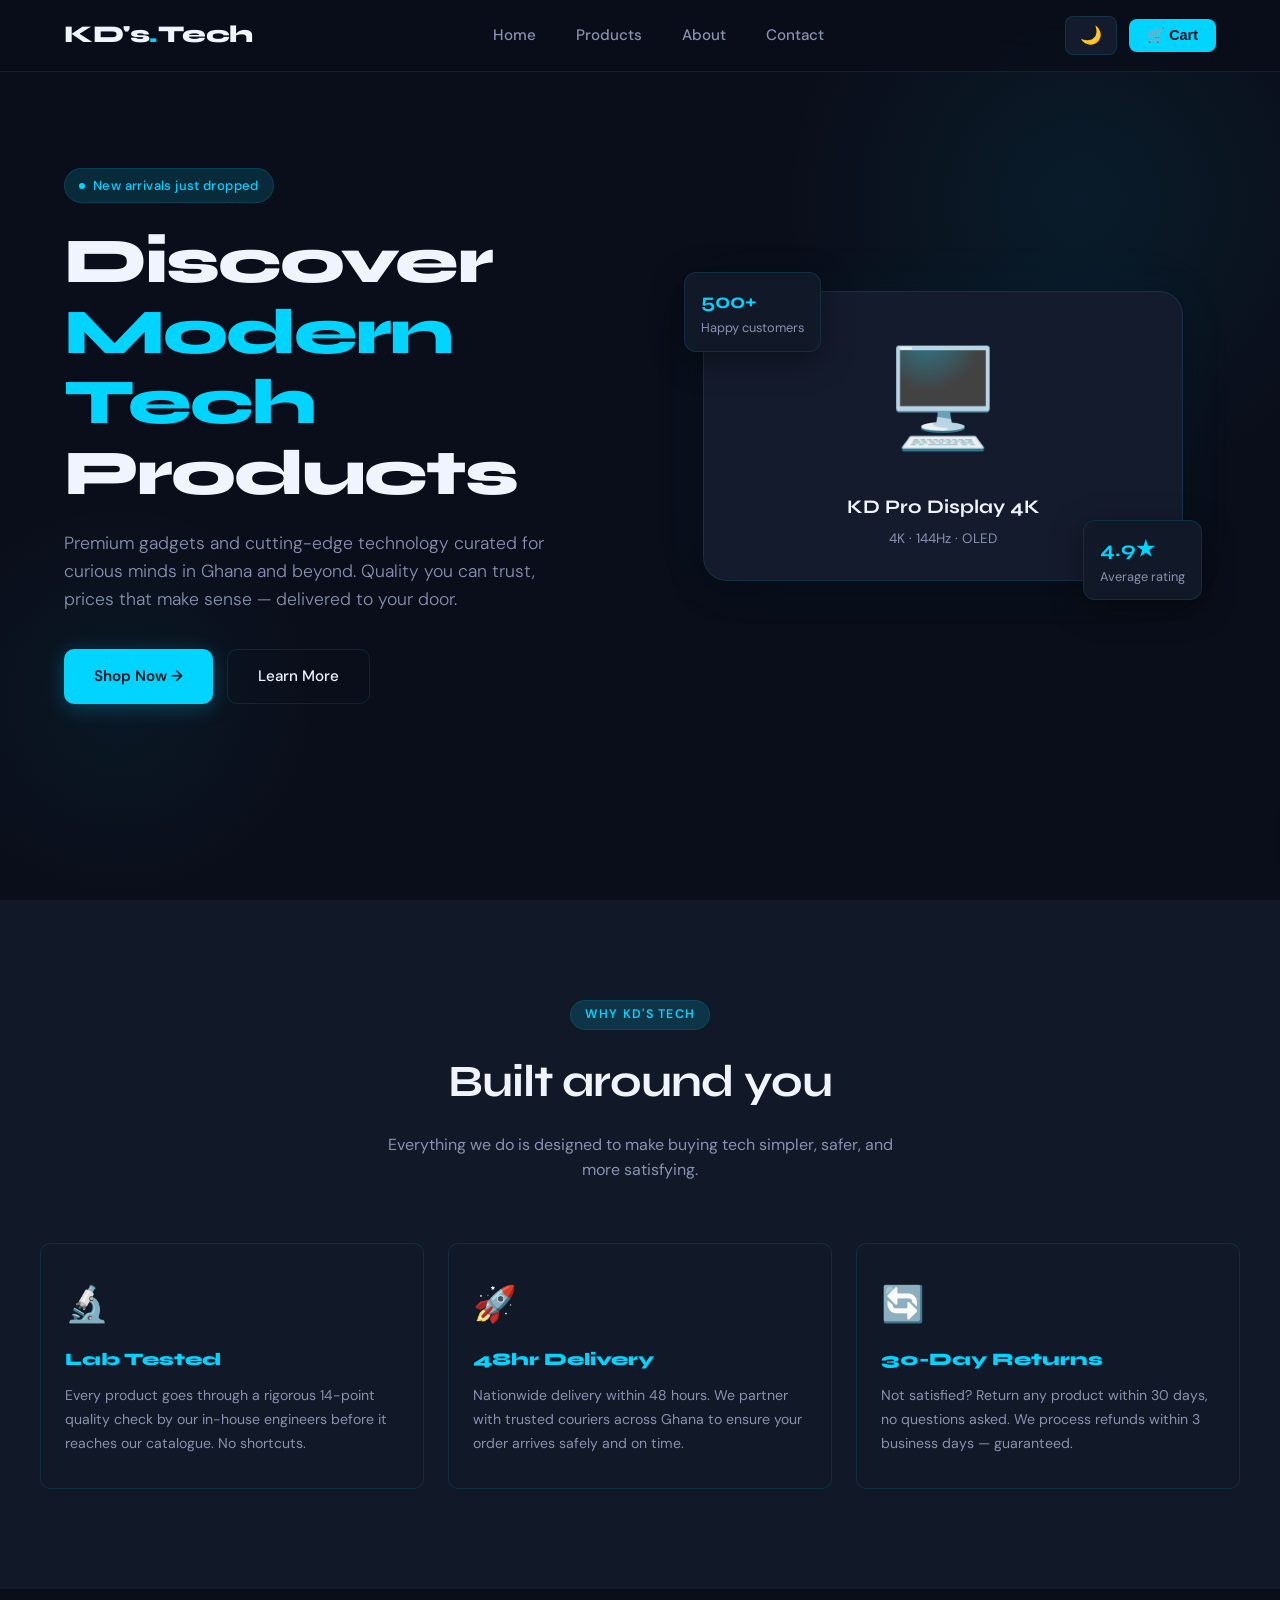
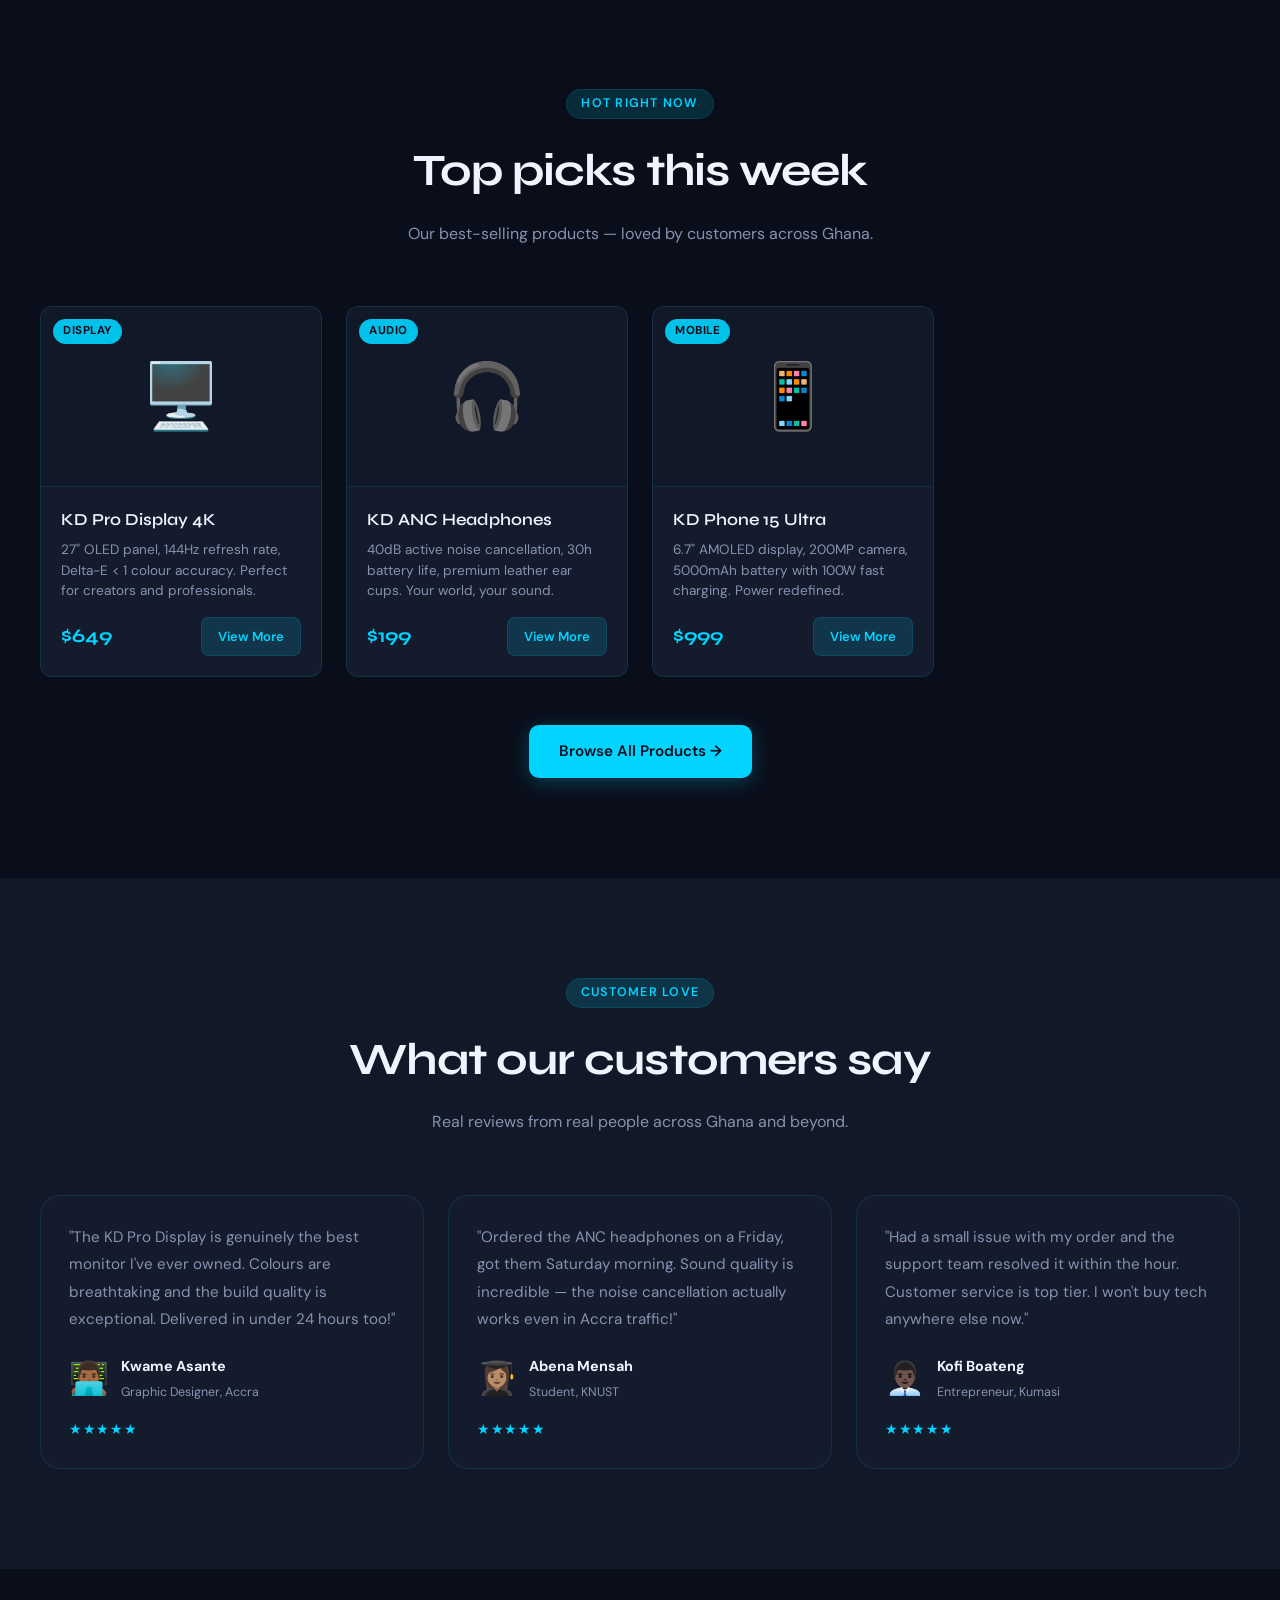
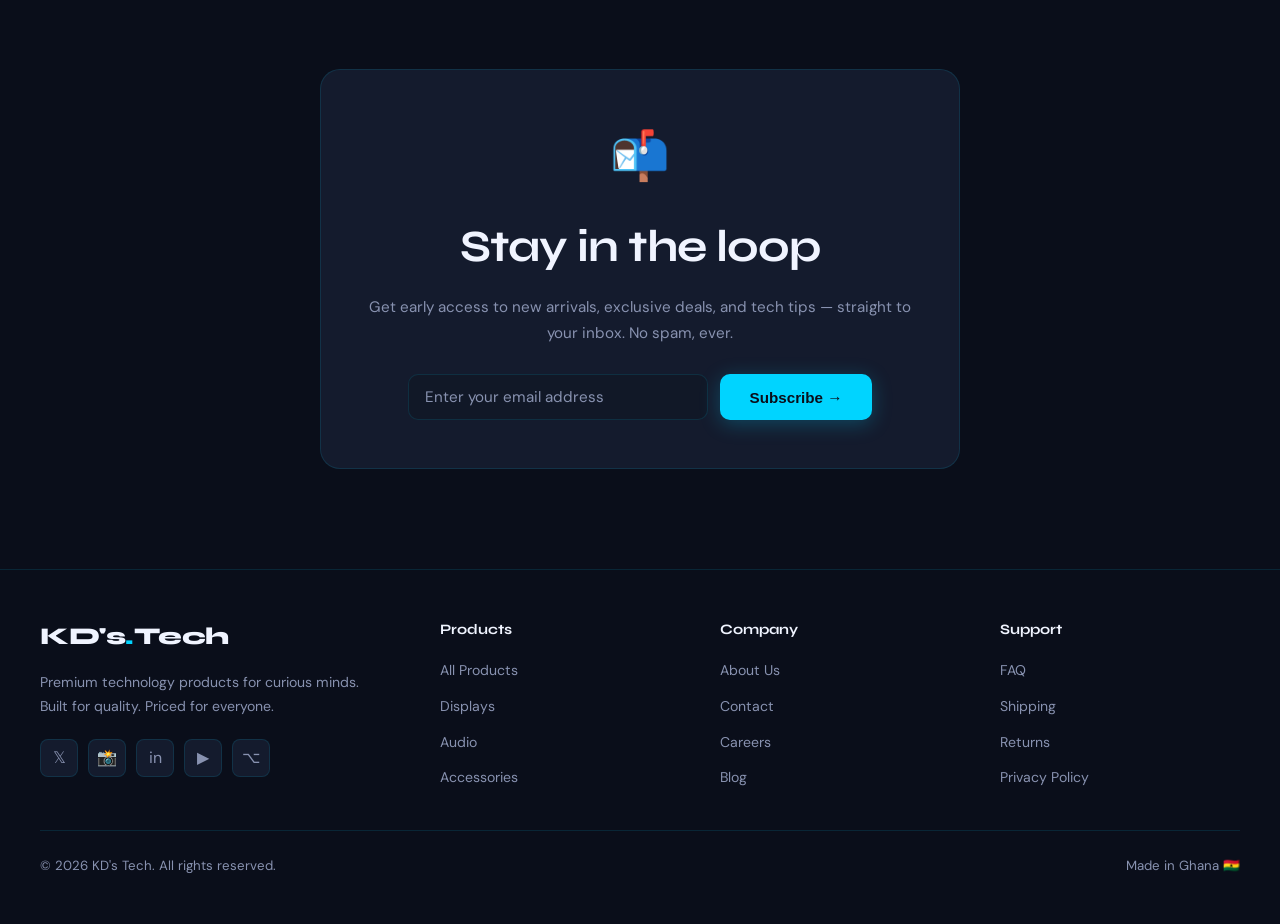
<file: index.html>
<!DOCTYPE html>
<!-- HOME PAGE — KD's Tech -->
<html lang="en">
<head>
  <meta charset="UTF-8" />
  <meta name="viewport" content="width=device-width, initial-scale=1.0" />
  <title>KD's Tech — Modern Products</title>
  <link rel="preconnect" href="https://fonts.googleapis.com" />
  <link rel="preconnect" href="https://fonts.gstatic.com" crossorigin />
  <link href="https://fonts.googleapis.com/css2?family=Syne:wght@400;600;700;800&family=DM+Sans:ital,opsz,wght@0,9..40,300;0,9..40,400;0,9..40,500;1,9..40,300&display=swap" rel="stylesheet" />
  <link rel="stylesheet" href="style.css" />
</head>
<body>

  <!-- NAVIGATION -->
  <nav aria-label="Main navigation">
    <div class="nav-container">
      <a href="index.html" class="logo">KD's<span>.</span>Tech</a>
      <ul class="nav-links" id="navLinks" role="list">
        <li><a href="index.html">Home</a></li>
        <li><a href="products.html">Products</a></li>
        <li><a href="about.html">About</a></li>
        <li><a href="contact.html">Contact</a></li>
      </ul>
      <div class="nav-controls">
        <button class="theme-toggle" id="themeToggle" aria-label="Toggle dark/light mode" title="Toggle theme">🌙</button>
        <button class="cart-btn" id="cartBtn" aria-label="View cart">
          🛒 Cart
          <span class="cart-count" id="cartCount" aria-live="polite">0</span>
        </button>
        <button class="hamburger" id="hamburger" aria-label="Toggle mobile menu" aria-expanded="false">
          <span></span><span></span><span></span>
        </button>
      </div>
    </div>
  </nav>


  <!-- HERO SECTION -->
  <section id="home" aria-label="Hero">
    <div class="hero-container">

      <div class="hero-content">
        <div class="hero-badge">New arrivals just dropped</div>
        <h1 class="hero-title">
          Discover<br/>
          <span class="accent">Modern Tech</span><br/>
          Products
        </h1>
        <p class="hero-description">
          Premium gadgets and cutting-edge technology curated for curious minds in Ghana and beyond.
          Quality you can trust, prices that make sense — delivered to your door.
        </p>
        <div class="hero-buttons">
          <a href="products.html" class="btn-primary">Shop Now →</a>
          <a href="about.html" class="btn-secondary">Learn More</a>
        </div>
      </div>

      <div class="hero-visual">
        <div class="hero-mockup">
          <div class="hero-stat">
            <span class="stat-number">500+</span>
            Happy customers
          </div>
          <div class="hero-stat">
            <span class="stat-number">4.9★</span>
            Average rating
          </div>
          <span class="mockup-icon">🖥️</span>
          <div class="mockup-label">KD Pro Display 4K</div>
          <div class="mockup-sublabel">4K · 144Hz · OLED</div>
        </div>
      </div>

    </div>
  </section>


  <!-- WHY CHOOSE US -->
  <section aria-label="Why choose us" style="background: var(--bg-secondary);">
    <div class="section-container">

      <div class="section-header">
        <span class="section-tag">Why KD's Tech</span>
        <h2 class="section-title">Built around you</h2>
        <p class="section-subtitle">Everything we do is designed to make buying tech simpler, safer, and more satisfying.</p>
      </div>

      <div class="stats-row" style="grid-template-columns: repeat(3,1fr); gap: 24px; margin-top: 0;">

        <div class="stat-box" style="padding: 32px 24px; text-align: left;">
          <span style="font-size: 2.2rem; display: block; margin-bottom: 14px;">🔬</span>
          <span class="num" style="font-size: 1.1rem; display: block; margin-bottom: 10px;">Lab Tested</span>
          <p style="font-size: 0.88rem; color: var(--text-secondary); line-height: 1.7;">
            Every product goes through a rigorous 14-point quality check by our in-house engineers before it reaches our catalogue. No shortcuts.
          </p>
        </div>

        <div class="stat-box" style="padding: 32px 24px; text-align: left;">
          <span style="font-size: 2.2rem; display: block; margin-bottom: 14px;">🚀</span>
          <span class="num" style="font-size: 1.1rem; display: block; margin-bottom: 10px;">48hr Delivery</span>
          <p style="font-size: 0.88rem; color: var(--text-secondary); line-height: 1.7;">
            Nationwide delivery within 48 hours. We partner with trusted couriers across Ghana to ensure your order arrives safely and on time.
          </p>
        </div>

        <div class="stat-box" style="padding: 32px 24px; text-align: left;">
          <span style="font-size: 2.2rem; display: block; margin-bottom: 14px;">🔄</span>
          <span class="num" style="font-size: 1.1rem; display: block; margin-bottom: 10px;">30-Day Returns</span>
          <p style="font-size: 0.88rem; color: var(--text-secondary); line-height: 1.7;">
            Not satisfied? Return any product within 30 days, no questions asked. We process refunds within 3 business days — guaranteed.
          </p>
        </div>

      </div>
    </div>
  </section>


  <!-- FEATURED PRODUCTS PREVIEW -->
  <section aria-label="Featured products" style="background: var(--bg-primary);">
    <div class="section-container">

      <div class="section-header">
        <span class="section-tag">Hot Right Now</span>
        <h2 class="section-title">Top picks this week</h2>
        <p class="section-subtitle">Our best-selling products — loved by customers across Ghana.</p>
      </div>

      <div class="products-grid">

        <article class="product-card">
          <span class="card-category">display</span>
          <div class="card-image">🖥️</div>
          <div class="card-body">
            <h3 class="card-name">KD Pro Display 4K</h3>
            <p class="card-description">27" OLED panel, 144Hz refresh rate, Delta-E &lt; 1 colour accuracy. Perfect for creators and professionals.</p>
            <div class="card-footer">
              <span class="card-price">$649</span>
              <a href="products.html" class="card-btn">View More</a>
            </div>
          </div>
        </article>

        <article class="product-card">
          <span class="card-category">audio</span>
          <div class="card-image">🎧</div>
          <div class="card-body">
            <h3 class="card-name">KD ANC Headphones</h3>
            <p class="card-description">40dB active noise cancellation, 30h battery life, premium leather ear cups. Your world, your sound.</p>
            <div class="card-footer">
              <span class="card-price">$199</span>
              <a href="products.html" class="card-btn">View More</a>
            </div>
          </div>
        </article>

        <article class="product-card">
          <span class="card-category">mobile</span>
          <div class="card-image">📱</div>
          <div class="card-body">
            <h3 class="card-name">KD Phone 15 Ultra</h3>
            <p class="card-description">6.7" AMOLED display, 200MP camera, 5000mAh battery with 100W fast charging. Power redefined.</p>
            <div class="card-footer">
              <span class="card-price">$999</span>
              <a href="products.html" class="card-btn">View More</a>
            </div>
          </div>
        </article>

      </div>

      <div style="text-align: center; margin-top: 48px;">
        <a href="products.html" class="btn-primary">Browse All Products →</a>
      </div>

    </div>
  </section>


  <!-- TESTIMONIALS -->
  <section aria-label="Testimonials" style="background: var(--bg-secondary);">
    <div class="section-container">

      <div class="section-header">
        <span class="section-tag">Customer Love</span>
        <h2 class="section-title">What our customers say</h2>
        <p class="section-subtitle">Real reviews from real people across Ghana and beyond.</p>
      </div>

      <div class="stats-row" style="grid-template-columns: repeat(3,1fr); gap: 24px; margin-top: 0;">

        <div class="about-visual" style="text-align: left; padding: 28px;">
          <p style="font-size: 0.95rem; color: var(--text-secondary); line-height: 1.8; margin-bottom: 20px;">
            "The KD Pro Display is genuinely the best monitor I've ever owned. Colours are breathtaking and the build quality is exceptional. Delivered in under 24 hours too!"
          </p>
          <div style="display: flex; align-items: center; gap: 12px;">
            <span style="font-size: 2rem;">👨🏾‍💻</span>
            <div>
              <strong style="font-size: 0.9rem; display: block;">Kwame Asante</strong>
              <span style="font-size: 0.78rem; color: var(--text-secondary);">Graphic Designer, Accra</span>
            </div>
          </div>
          <p style="color: var(--accent); margin-top: 14px; font-size: 0.85rem; letter-spacing: 0.05em;">★★★★★</p>
        </div>

        <div class="about-visual" style="text-align: left; padding: 28px;">
          <p style="font-size: 0.95rem; color: var(--text-secondary); line-height: 1.8; margin-bottom: 20px;">
            "Ordered the ANC headphones on a Friday, got them Saturday morning. Sound quality is incredible — the noise cancellation actually works even in Accra traffic!"
          </p>
          <div style="display: flex; align-items: center; gap: 12px;">
            <span style="font-size: 2rem;">👩🏽‍🎓</span>
            <div>
              <strong style="font-size: 0.9rem; display: block;">Abena Mensah</strong>
              <span style="font-size: 0.78rem; color: var(--text-secondary);">Student, KNUST</span>
            </div>
          </div>
          <p style="color: var(--accent); margin-top: 14px; font-size: 0.85rem; letter-spacing: 0.05em;">★★★★★</p>
        </div>

        <div class="about-visual" style="text-align: left; padding: 28px;">
          <p style="font-size: 0.95rem; color: var(--text-secondary); line-height: 1.8; margin-bottom: 20px;">
            "Had a small issue with my order and the support team resolved it within the hour. Customer service is top tier. I won't buy tech anywhere else now."
          </p>
          <div style="display: flex; align-items: center; gap: 12px;">
            <span style="font-size: 2rem;">👨🏿‍💼</span>
            <div>
              <strong style="font-size: 0.9rem; display: block;">Kofi Boateng</strong>
              <span style="font-size: 0.78rem; color: var(--text-secondary);">Entrepreneur, Kumasi</span>
            </div>
          </div>
          <p style="color: var(--accent); margin-top: 14px; font-size: 0.85rem; letter-spacing: 0.05em;">★★★★★</p>
        </div>

      </div>
    </div>
  </section>


  <!-- NEWSLETTER -->
  <section aria-label="Newsletter" style="background: var(--bg-primary);">
    <div class="section-container">
      <div class="about-visual" style="max-width: 640px; margin: 0 auto; text-align: center; padding: 48px 40px;">
        <span style="font-size: 3rem; display: block; margin-bottom: 16px;">📬</span>
        <h2 class="section-title" style="margin-bottom: 12px;">Stay in the loop</h2>
        <p style="color: var(--text-secondary); margin-bottom: 28px; font-size: 0.95rem; line-height: 1.7;">
          Get early access to new arrivals, exclusive deals, and tech tips — straight to your inbox. No spam, ever.
        </p>
        <div style="display: flex; gap: 12px; flex-wrap: wrap; justify-content: center;">
          <input type="email" placeholder="Enter your email address" class="form-control" style="max-width: 300px; flex: 1;" />
          <button class="btn-primary">Subscribe →</button>
        </div>
      </div>
    </div>
  </section>


  <!-- FOOTER -->
  <footer>
    <div class="footer-container">
      <div class="footer-top">
        <div class="footer-brand">
          <a href="index.html" class="logo">KD's<span>.</span>Tech</a>
          <p>Premium technology products for curious minds.<br/>Built for quality. Priced for everyone.</p>
          <div class="social-links" aria-label="Social media links">
            <a href="#" class="social-link" aria-label="Twitter / X">𝕏</a>
            <a href="#" class="social-link" aria-label="Instagram">📸</a>
            <a href="#" class="social-link" aria-label="LinkedIn">in</a>
            <a href="#" class="social-link" aria-label="YouTube">▶</a>
            <a href="#" class="social-link" aria-label="GitHub">⌥</a>
          </div>
        </div>
        <div class="footer-col">
          <h4>Products</h4>
          <ul>
            <li><a href="products.html">All Products</a></li>
            <li><a href="products.html">Displays</a></li>
            <li><a href="products.html">Audio</a></li>
            <li><a href="products.html">Accessories</a></li>
          </ul>
        </div>
        <div class="footer-col">
          <h4>Company</h4>
          <ul>
            <li><a href="about.html">About Us</a></li>
            <li><a href="contact.html">Contact</a></li>
            <li><a href="#">Careers</a></li>
            <li><a href="#">Blog</a></li>
          </ul>
        </div>
        <div class="footer-col">
          <h4>Support</h4>
          <ul>
            <li><a href="#">FAQ</a></li>
            <li><a href="#">Shipping</a></li>
            <li><a href="#">Returns</a></li>
            <li><a href="#">Privacy Policy</a></li>
          </ul>
        </div>
      </div>
      <div class="footer-bottom">
        <span>© 2026 KD's Tech. All rights reserved.</span>
        <span>Made in Ghana 🇬🇭</span>
      </div>
    </div>
  </footer>

  <div class="toast" id="toast" role="status" aria-live="polite">
    <span class="toast-icon">✅</span>
    <div>
      <strong>Message sent!</strong><br/>
      <span style="font-size:0.82rem;color:var(--text-secondary)">We'll get back to you within 2 hours.</span>
    </div>
  </div>

  <script src="script.js"></script>
</body>
</html>
</file>
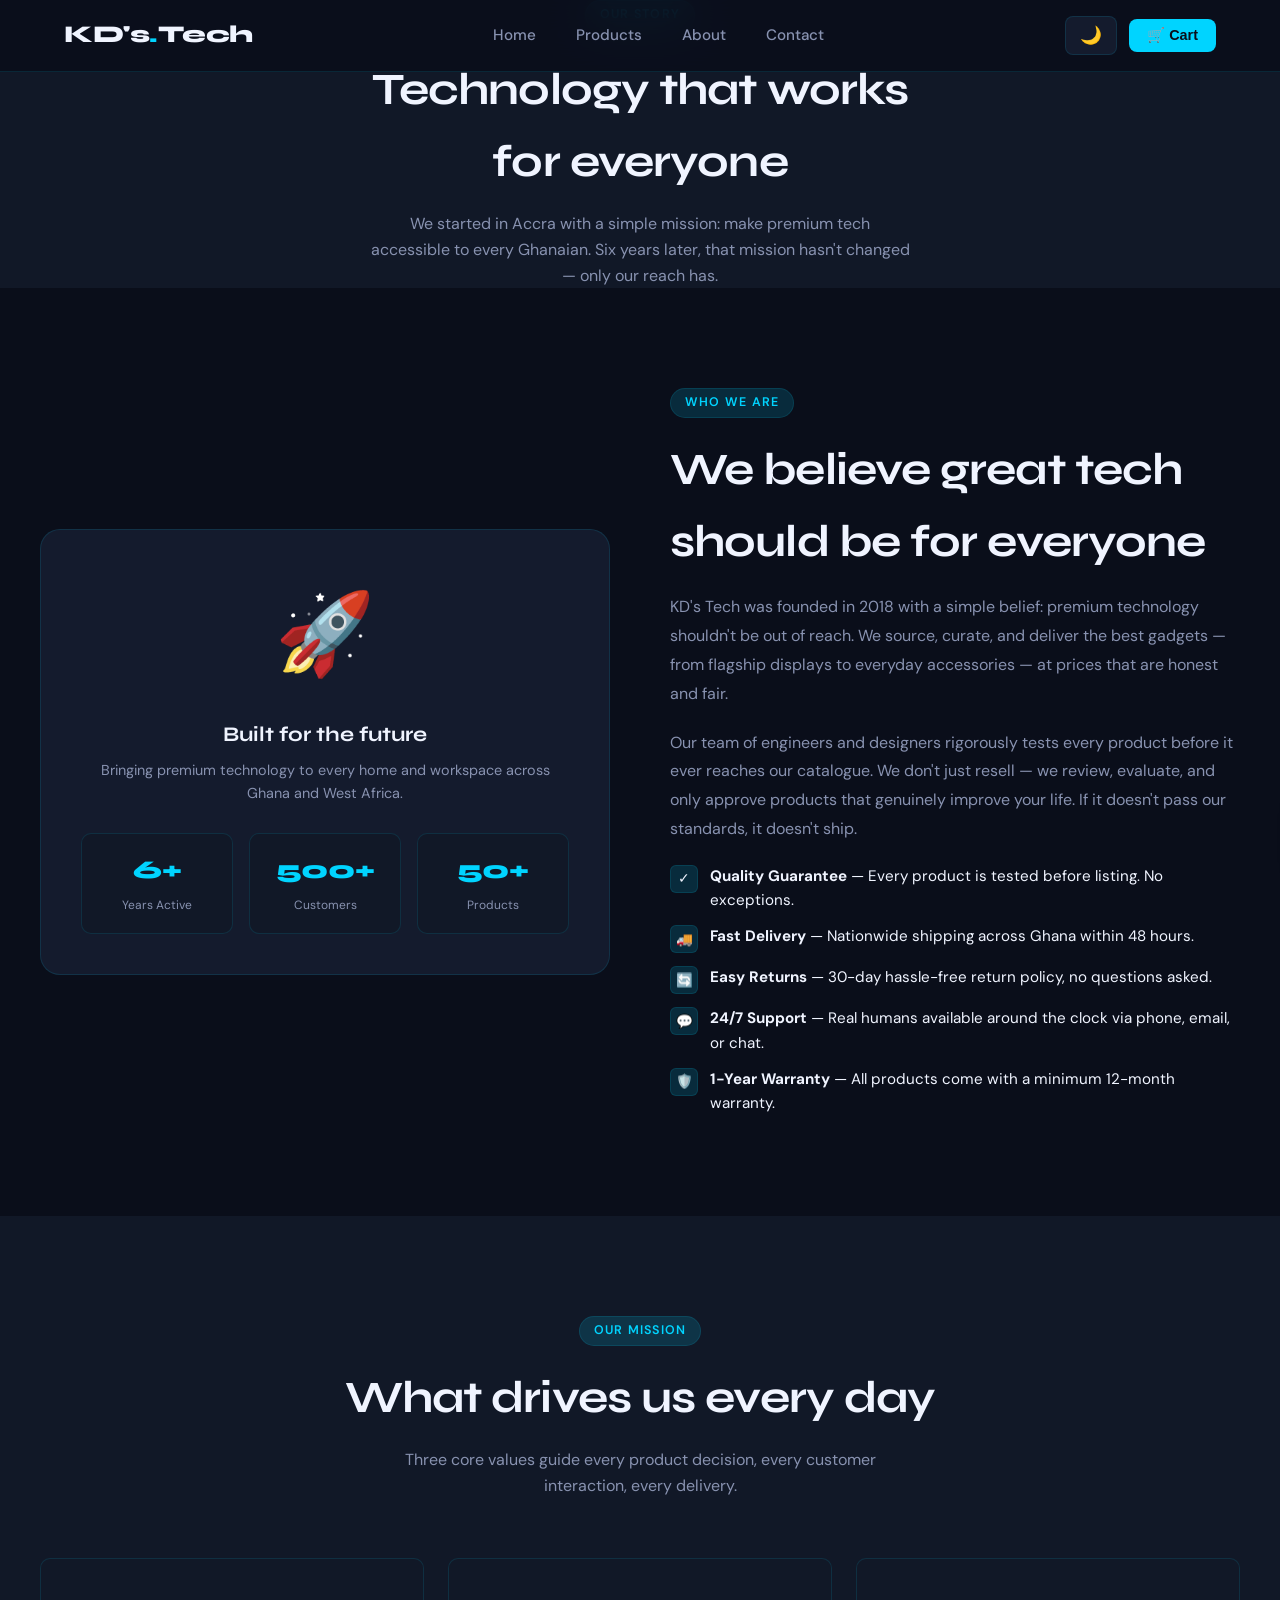
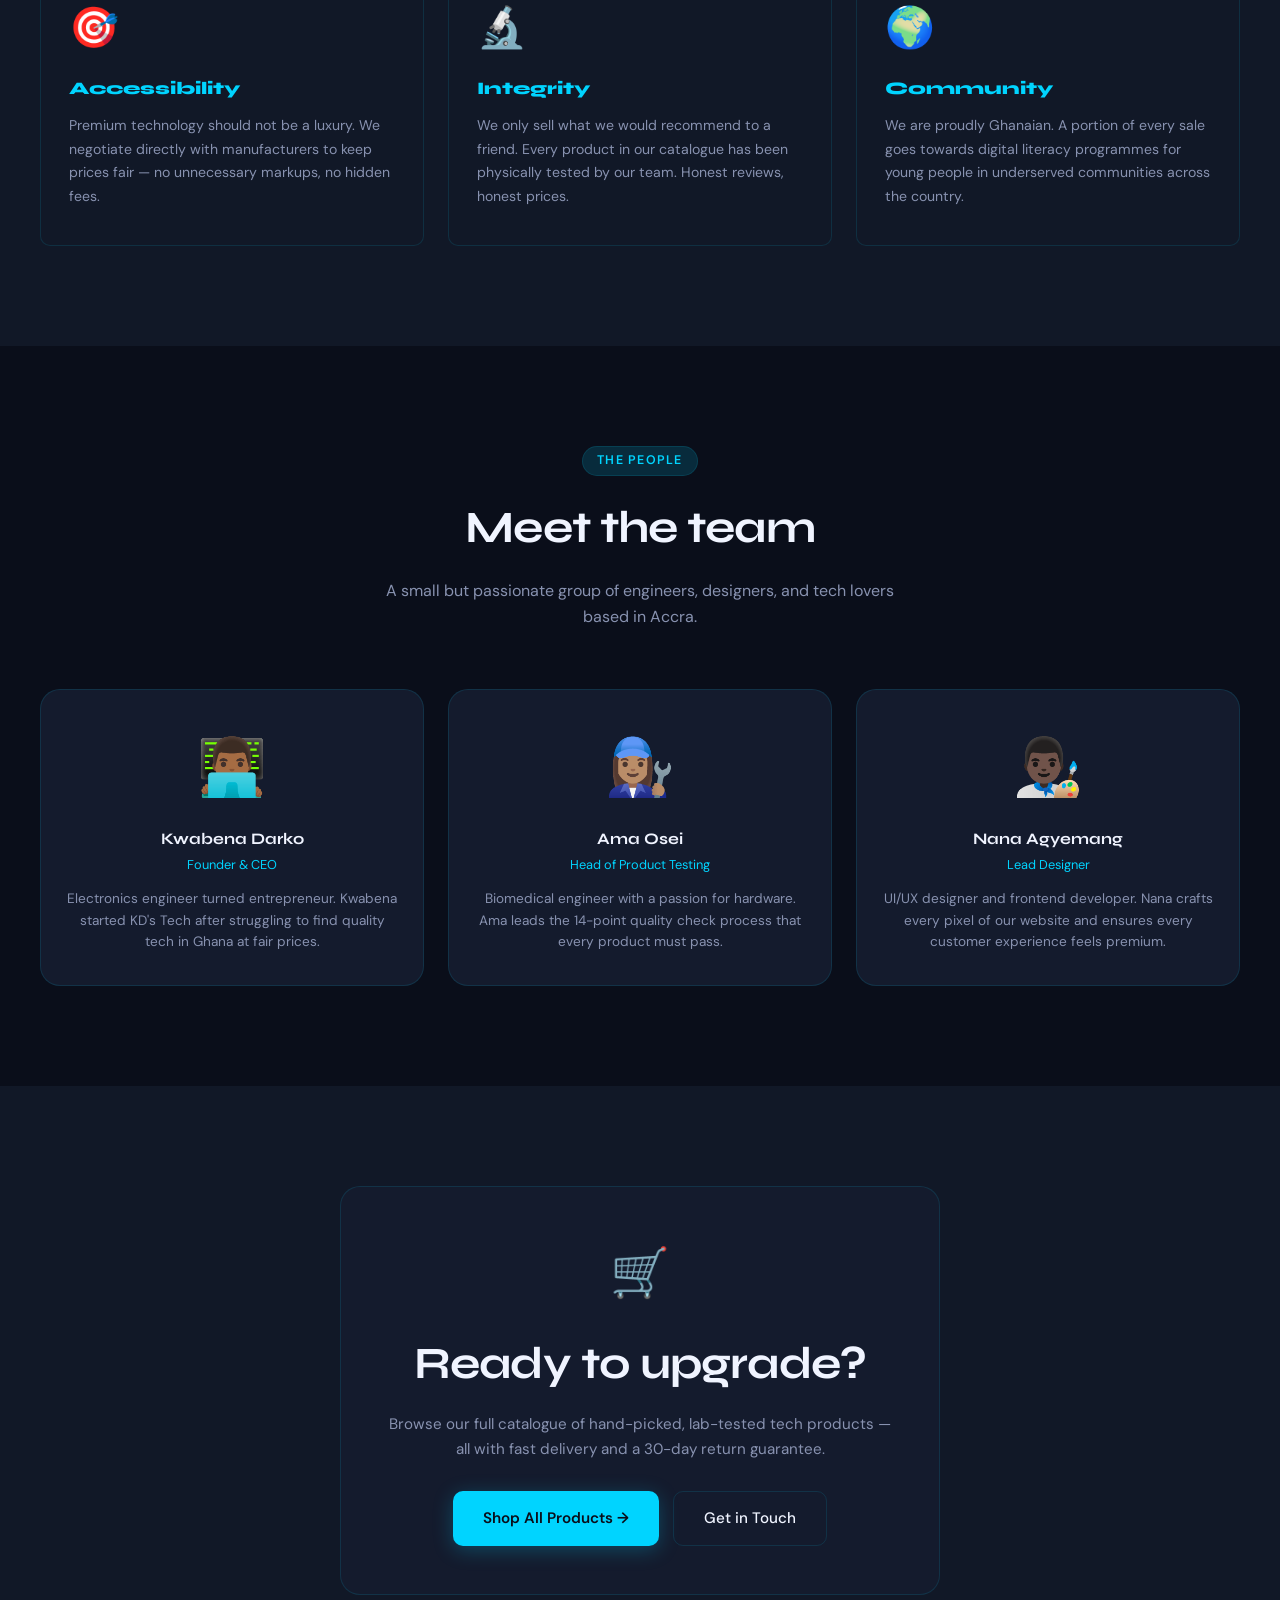
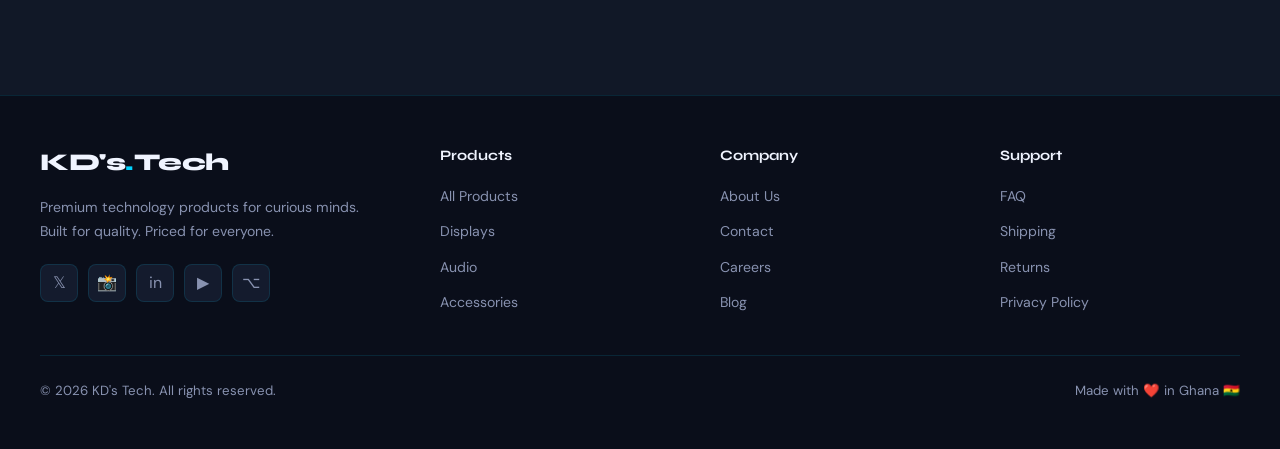
<file: about.html>
<!DOCTYPE html>
<!-- ABOUT PAGE — KD's Tech -->
<html lang="en">
<head>
  <meta charset="UTF-8" />
  <meta name="viewport" content="width=device-width, initial-scale=1.0" />
  <title>About Us — KD's Tech</title>
  <link rel="preconnect" href="https://fonts.googleapis.com" />
  <link rel="preconnect" href="https://fonts.gstatic.com" crossorigin />
  <link href="https://fonts.googleapis.com/css2?family=Syne:wght@400;600;700;800&family=DM+Sans:ital,opsz,wght@0,9..40,300;0,9..40,400;0,9..40,500;1,9..40,300&display=swap" rel="stylesheet" />
  <link rel="stylesheet" href="style.css" />
</head>
<body>

  <!-- NAVIGATION -->
  <nav aria-label="Main navigation">
    <div class="nav-container">
      <a href="index.html" class="logo">KD's<span>.</span>Tech</a>
      <ul class="nav-links" id="navLinks" role="list">
        <li><a href="index.html">Home</a></li>
        <li><a href="products.html">Products</a></li>
        <li><a href="about.html">About</a></li>
        <li><a href="contact.html">Contact</a></li>
      </ul>
      <div class="nav-controls">
        <button class="theme-toggle" id="themeToggle" aria-label="Toggle dark/light mode" title="Toggle theme">🌙</button>
        <button class="cart-btn" id="cartBtn" aria-label="View cart">
          🛒 Cart
          <span class="cart-count" id="cartCount" aria-live="polite">0</span>
        </button>
        <button class="hamburger" id="hamburger" aria-label="Toggle mobile menu" aria-expanded="false">
          <span></span><span></span><span></span>
        </button>
      </div>
    </div>
  </nav>


  <!-- PAGE HERO BANNER -->
  <section class="page-hero" style="background: var(--bg-secondary); padding-top: calc(var(--nav-height) + 60px); padding-bottom: 60px; padding-left: 24px; padding-right: 24px;">
    <div class="section-container" style="text-align: center;">
      <span class="section-tag">Our Story</span>
      <h1 class="section-title" style="margin-top: 8px;">Technology that works<br/>for everyone</h1>
      <p class="section-subtitle">
        We started in Accra with a simple mission: make premium tech accessible to every Ghanaian.
        Six years later, that mission hasn't changed — only our reach has.
      </p>
    </div>
  </section>


  <!-- MAIN ABOUT SECTION -->
  <section id="about" aria-label="About us" style="background: var(--bg-primary);">
    <div class="section-container">
      <div class="about-grid">

        <!-- LEFT: Visual stats panel -->
        <div class="about-visual">
          <span class="about-icon">🚀</span>
          <h3 style="font-family:'Syne',sans-serif; font-size:1.3rem; margin-bottom:8px;">Built for the future</h3>
          <p style="color:var(--text-secondary); font-size:0.9rem; line-height: 1.6;">
            Bringing premium technology to every home and workspace across Ghana and West Africa.
          </p>
          <div class="stats-row">
            <div class="stat-box">
              <span class="num">6+</span>
              <span class="lbl">Years Active</span>
            </div>
            <div class="stat-box">
              <span class="num">500+</span>
              <span class="lbl">Customers</span>
            </div>
            <div class="stat-box">
              <span class="num">50+</span>
              <span class="lbl">Products</span>
            </div>
          </div>
        </div>

        <!-- RIGHT: Text content -->
        <div class="about-content">
          <span class="section-tag">Who We Are</span>
          <h2 class="section-title">We believe great tech<br/>should be for everyone</h2>

          <p class="about-text">
            KD's Tech was founded in 2018 with a simple belief: premium technology shouldn't be
            out of reach. We source, curate, and deliver the best gadgets — from flagship displays
            to everyday accessories — at prices that are honest and fair.
          </p>
          <p class="about-text">
            Our team of engineers and designers rigorously tests every product before it ever
            reaches our catalogue. We don't just resell — we review, evaluate, and only approve
            products that genuinely improve your life. If it doesn't pass our standards, it doesn't ship.
          </p>

          <ul class="features-list">
            <li>
              <span class="feat-icon">✓</span>
              <div><strong>Quality Guarantee</strong> — Every product is tested before listing. No exceptions.</div>
            </li>
            <li>
              <span class="feat-icon">🚚</span>
              <div><strong>Fast Delivery</strong> — Nationwide shipping across Ghana within 48 hours.</div>
            </li>
            <li>
              <span class="feat-icon">🔄</span>
              <div><strong>Easy Returns</strong> — 30-day hassle-free return policy, no questions asked.</div>
            </li>
            <li>
              <span class="feat-icon">💬</span>
              <div><strong>24/7 Support</strong> — Real humans available around the clock via phone, email, or chat.</div>
            </li>
            <li>
              <span class="feat-icon">🛡️</span>
              <div><strong>1-Year Warranty</strong> — All products come with a minimum 12-month warranty.</div>
            </li>
          </ul>
        </div>

      </div>
    </div>
  </section>


  <!-- OUR MISSION -->
  <section aria-label="Mission" style="background: var(--bg-secondary);">
    <div class="section-container">
      <div class="section-header">
        <span class="section-tag">Our Mission</span>
        <h2 class="section-title">What drives us every day</h2>
        <p class="section-subtitle">Three core values guide every product decision, every customer interaction, every delivery.</p>
      </div>

      <div class="stats-row" style="grid-template-columns: repeat(3,1fr); gap: 24px; margin-top: 0;">

        <div class="stat-box" style="padding: 36px 28px; text-align: left;">
          <span style="font-size: 2.5rem; display: block; margin-bottom: 16px;">🎯</span>
          <span class="num" style="font-size: 1.1rem; display: block; margin-bottom: 10px;">Accessibility</span>
          <p style="font-size: 0.88rem; color: var(--text-secondary); line-height: 1.7;">
            Premium technology should not be a luxury. We negotiate directly with manufacturers to
            keep prices fair — no unnecessary markups, no hidden fees.
          </p>
        </div>

        <div class="stat-box" style="padding: 36px 28px; text-align: left;">
          <span style="font-size: 2.5rem; display: block; margin-bottom: 16px;">🔬</span>
          <span class="num" style="font-size: 1.1rem; display: block; margin-bottom: 10px;">Integrity</span>
          <p style="font-size: 0.88rem; color: var(--text-secondary); line-height: 1.7;">
            We only sell what we would recommend to a friend. Every product in our catalogue has
            been physically tested by our team. Honest reviews, honest prices.
          </p>
        </div>

        <div class="stat-box" style="padding: 36px 28px; text-align: left;">
          <span style="font-size: 2.5rem; display: block; margin-bottom: 16px;">🌍</span>
          <span class="num" style="font-size: 1.1rem; display: block; margin-bottom: 10px;">Community</span>
          <p style="font-size: 0.88rem; color: var(--text-secondary); line-height: 1.7;">
            We are proudly Ghanaian. A portion of every sale goes towards digital literacy
            programmes for young people in underserved communities across the country.
          </p>
        </div>

      </div>
    </div>
  </section>


  <!-- MEET THE TEAM -->
  <section aria-label="Team" style="background: var(--bg-primary);">
    <div class="section-container">
      <div class="section-header">
        <span class="section-tag">The People</span>
        <h2 class="section-title">Meet the team</h2>
        <p class="section-subtitle">A small but passionate group of engineers, designers, and tech lovers based in Accra.</p>
      </div>

      <div class="stats-row" style="grid-template-columns: repeat(3,1fr); gap: 24px; margin-top: 0;">

        <div class="about-visual" style="text-align: center; padding: 32px 24px;">
          <span style="font-size: 3.5rem; display: block; margin-bottom: 14px;">👨🏾‍💻</span>
          <strong style="font-family: 'Syne', sans-serif; font-size: 1rem; display: block; margin-bottom: 4px;">Kwabena Darko</strong>
          <span style="font-size: 0.8rem; color: var(--accent); display: block; margin-bottom: 12px;">Founder & CEO</span>
          <p style="font-size: 0.85rem; color: var(--text-secondary); line-height: 1.6;">
            Electronics engineer turned entrepreneur. Kwabena started KD's Tech after struggling to find quality tech in Ghana at fair prices.
          </p>
        </div>

        <div class="about-visual" style="text-align: center; padding: 32px 24px;">
          <span style="font-size: 3.5rem; display: block; margin-bottom: 14px;">👩🏽‍🔧</span>
          <strong style="font-family: 'Syne', sans-serif; font-size: 1rem; display: block; margin-bottom: 4px;">Ama Osei</strong>
          <span style="font-size: 0.8rem; color: var(--accent); display: block; margin-bottom: 12px;">Head of Product Testing</span>
          <p style="font-size: 0.85rem; color: var(--text-secondary); line-height: 1.6;">
            Biomedical engineer with a passion for hardware. Ama leads the 14-point quality check process that every product must pass.
          </p>
        </div>

        <div class="about-visual" style="text-align: center; padding: 32px 24px;">
          <span style="font-size: 3.5rem; display: block; margin-bottom: 14px;">👨🏿‍🎨</span>
          <strong style="font-family: 'Syne', sans-serif; font-size: 1rem; display: block; margin-bottom: 4px;">Nana Agyemang</strong>
          <span style="font-size: 0.8rem; color: var(--accent); display: block; margin-bottom: 12px;">Lead Designer</span>
          <p style="font-size: 0.85rem; color: var(--text-secondary); line-height: 1.6;">
            UI/UX designer and frontend developer. Nana crafts every pixel of our website and ensures every customer experience feels premium.
          </p>
        </div>

      </div>
    </div>
  </section>


  <!-- CTA — VISIT PRODUCTS -->
  <section aria-label="Call to action" style="background: var(--bg-secondary);">
    <div class="section-container">
      <div class="about-visual" style="max-width: 600px; margin: 0 auto; text-align: center; padding: 48px 40px;">
        <span style="font-size: 3rem; display: block; margin-bottom: 16px;">🛒</span>
        <h2 class="section-title" style="margin-bottom: 12px;">Ready to upgrade?</h2>
        <p style="color: var(--text-secondary); margin-bottom: 28px; font-size: 0.95rem; line-height: 1.7;">
          Browse our full catalogue of hand-picked, lab-tested tech products — all with fast delivery and a 30-day return guarantee.
        </p>
        <div style="display: flex; gap: 14px; justify-content: center; flex-wrap: wrap;">
          <a href="products.html" class="btn-primary">Shop All Products →</a>
          <a href="contact.html" class="btn-secondary">Get in Touch</a>
        </div>
      </div>
    </div>
  </section>


  <!-- FOOTER -->
  <footer>
    <div class="footer-container">
      <div class="footer-top">
        <div class="footer-brand">
          <a href="index.html" class="logo">KD's<span>.</span>Tech</a>
          <p>Premium technology products for curious minds.<br/>Built for quality. Priced for everyone.</p>
          <div class="social-links" aria-label="Social media links">
            <a href="#" class="social-link" aria-label="Twitter / X">𝕏</a>
            <a href="#" class="social-link" aria-label="Instagram">📸</a>
            <a href="#" class="social-link" aria-label="LinkedIn">in</a>
            <a href="#" class="social-link" aria-label="YouTube">▶</a>
            <a href="#" class="social-link" aria-label="GitHub">⌥</a>
          </div>
        </div>
        <div class="footer-col">
          <h4>Products</h4>
          <ul>
            <li><a href="products.html">All Products</a></li>
            <li><a href="products.html">Displays</a></li>
            <li><a href="products.html">Audio</a></li>
            <li><a href="products.html">Accessories</a></li>
          </ul>
        </div>
        <div class="footer-col">
          <h4>Company</h4>
          <ul>
            <li><a href="about.html">About Us</a></li>
            <li><a href="contact.html">Contact</a></li>
            <li><a href="#">Careers</a></li>
            <li><a href="#">Blog</a></li>
          </ul>
        </div>
        <div class="footer-col">
          <h4>Support</h4>
          <ul>
            <li><a href="#">FAQ</a></li>
            <li><a href="#">Shipping</a></li>
            <li><a href="#">Returns</a></li>
            <li><a href="#">Privacy Policy</a></li>
          </ul>
        </div>
      </div>
      <div class="footer-bottom">
        <span>© 2026 KD's Tech. All rights reserved.</span>
        <span>Made with ❤️ in Ghana 🇬🇭</span>
      </div>
    </div>
  </footer>

  <div class="toast" id="toast" role="status" aria-live="polite">
    <span class="toast-icon">✅</span>
    <div>
      <strong>Message sent!</strong><br/>
      <span style="font-size:0.82rem;color:var(--text-secondary)">We'll get back to you within 2 hours.</span>
    </div>
  </div>

  <script src="script.js"></script>
</body>
</html>
</file>
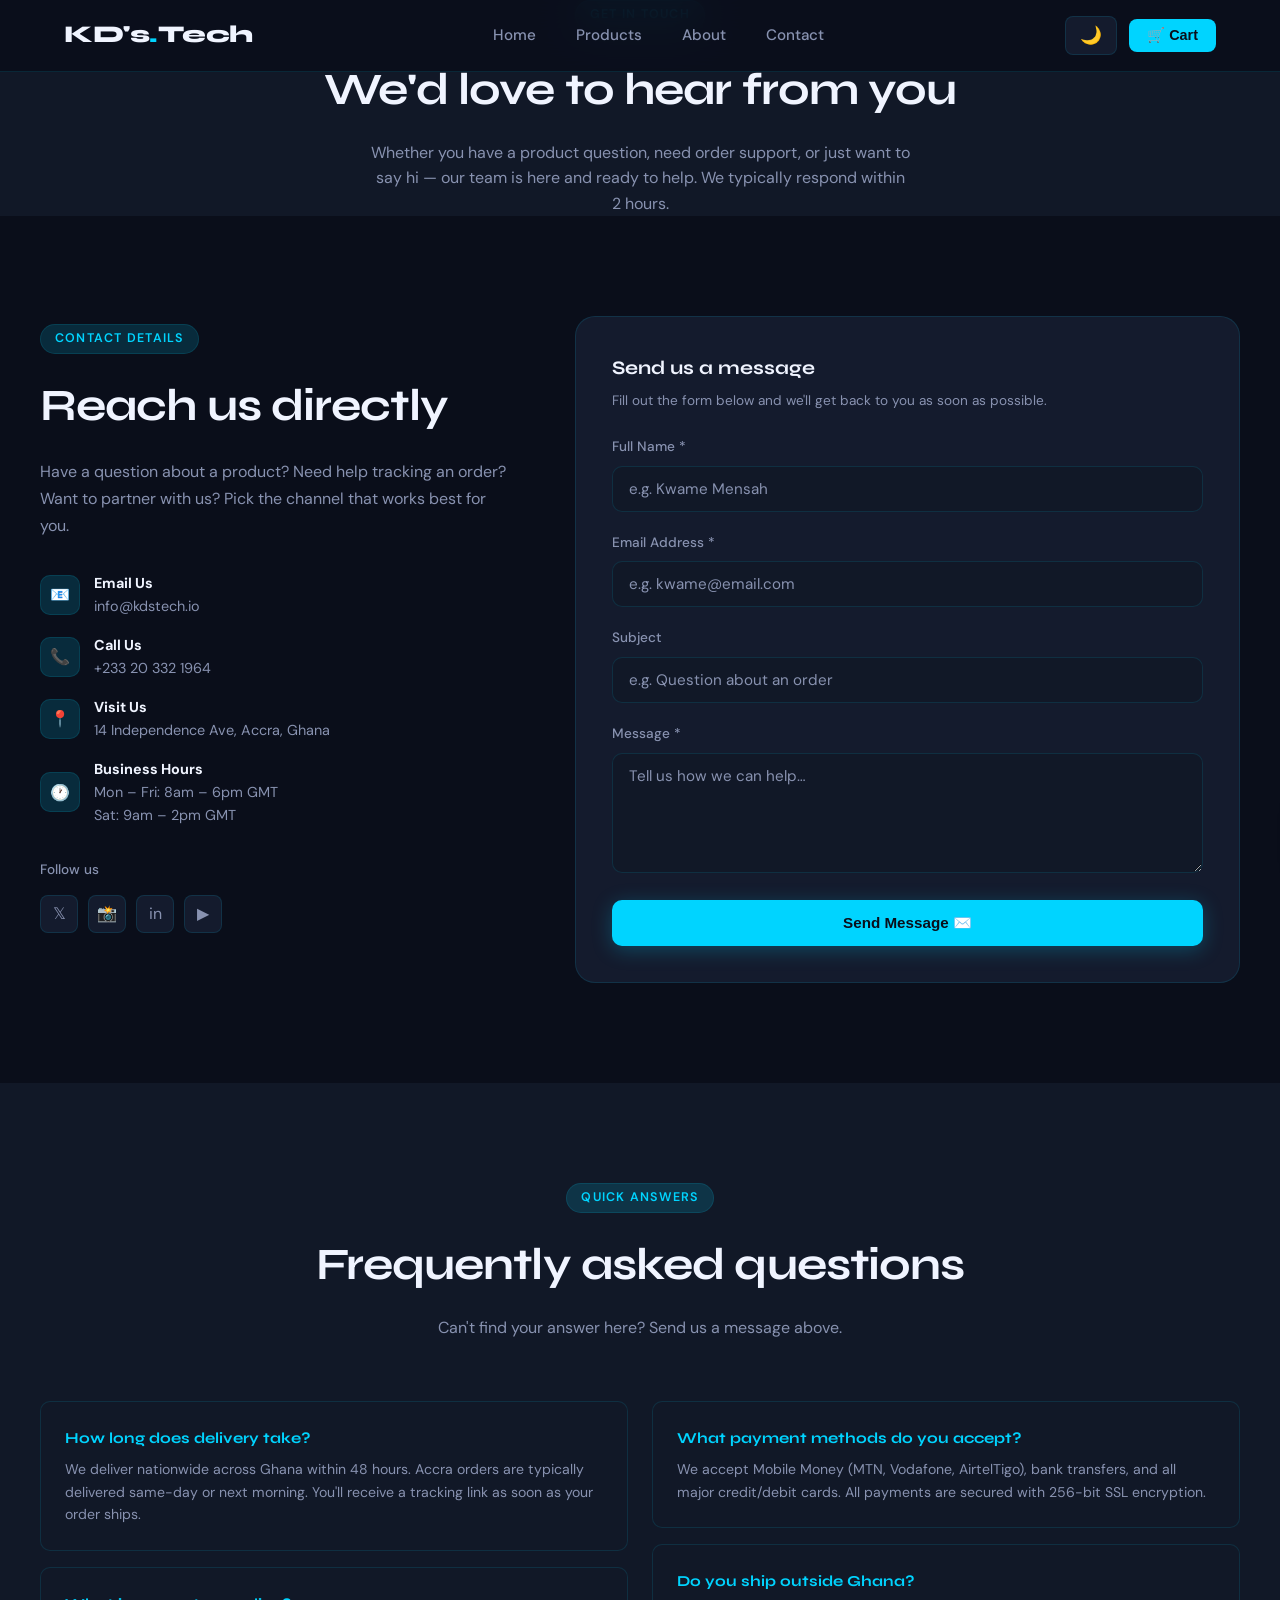
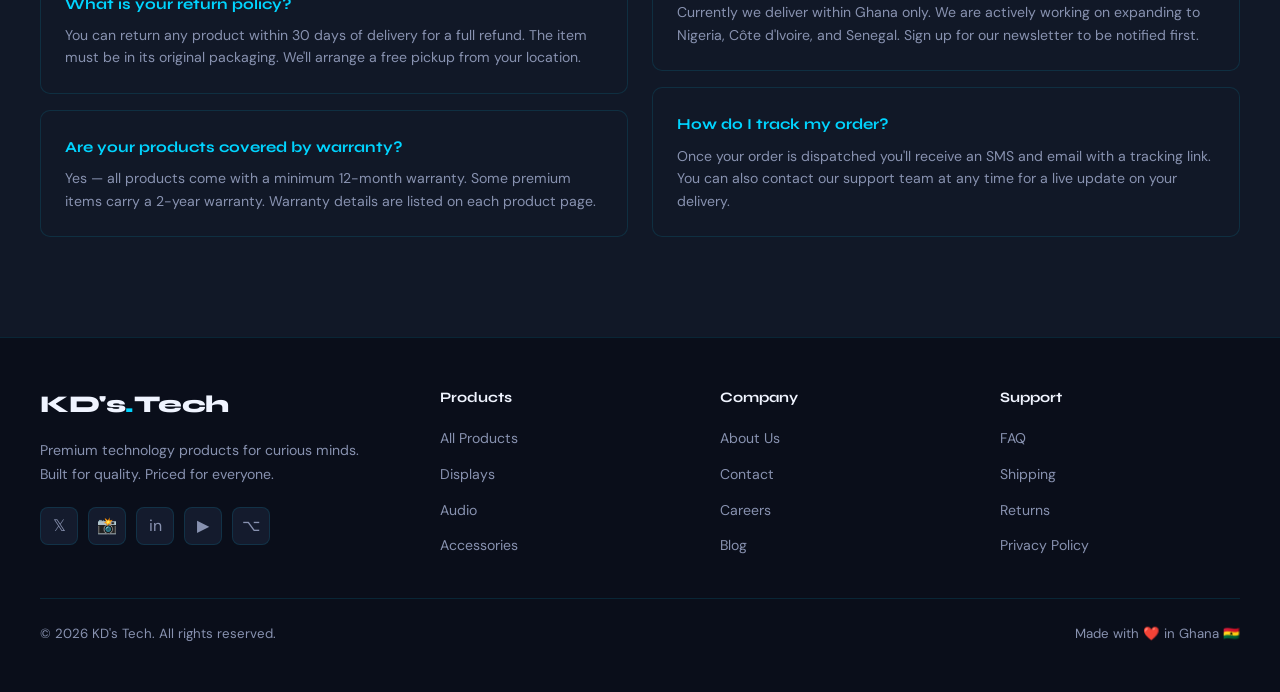
<file: contact.html>
<!DOCTYPE html>
<!-- CONTACT PAGE — KD's Tech -->
<html lang="en">
<head>
  <meta charset="UTF-8" />
  <meta name="viewport" content="width=device-width, initial-scale=1.0" />
  <title>Contact Us — KD's Tech</title>
  <link rel="preconnect" href="https://fonts.googleapis.com" />
  <link rel="preconnect" href="https://fonts.gstatic.com" crossorigin />
  <link href="https://fonts.googleapis.com/css2?family=Syne:wght@400;600;700;800&family=DM+Sans:ital,opsz,wght@0,9..40,300;0,9..40,400;0,9..40,500;1,9..40,300&display=swap" rel="stylesheet" />
  <link rel="stylesheet" href="style.css" />
</head>
<body>

  <!-- NAVIGATION -->
  <nav aria-label="Main navigation">
    <div class="nav-container">
      <a href="index.html" class="logo">KD's<span>.</span>Tech</a>
      <ul class="nav-links" id="navLinks" role="list">
        <li><a href="index.html">Home</a></li>
        <li><a href="products.html">Products</a></li>
        <li><a href="about.html">About</a></li>
        <li><a href="contact.html">Contact</a></li>
      </ul>
      <div class="nav-controls">
        <button class="theme-toggle" id="themeToggle" aria-label="Toggle dark/light mode" title="Toggle theme">🌙</button>
        <button class="cart-btn" id="cartBtn" aria-label="View cart">
          🛒 Cart
          <span class="cart-count" id="cartCount" aria-live="polite">0</span>
        </button>
        <button class="hamburger" id="hamburger" aria-label="Toggle mobile menu" aria-expanded="false">
          <span></span><span></span><span></span>
        </button>
      </div>
    </div>
  </nav>


  <!-- PAGE HERO BANNER -->
  <section class="page-hero" style="background: var(--bg-secondary); padding-top: calc(var(--nav-height) + 60px); padding-bottom: 60px; padding-left: 24px; padding-right: 24px;">
    <div class="section-container" style="text-align: center;">
      <span class="section-tag">Get in Touch</span>
      <h1 class="section-title" style="margin-top: 8px;">We'd love to hear from you</h1>
      <p class="section-subtitle">
        Whether you have a product question, need order support, or just want to say hi —
        our team is here and ready to help. We typically respond within 2 hours.
      </p>
    </div>
  </section>


  <!-- CONTACT FORM + INFO -->
  <section id="contact" aria-label="Contact us" style="background: var(--bg-primary);">
    <div class="section-container">
      <div class="contact-grid">

        <!-- LEFT: Contact info -->
        <div class="contact-info">
          <span class="section-tag">Contact Details</span>
          <h2 class="section-title">Reach us directly</h2>
          <p class="contact-desc">
            Have a question about a product? Need help tracking an order?
            Want to partner with us? Pick the channel that works best for you.
          </p>

          <div class="contact-details">
            <div class="contact-item">
              <span class="contact-item-icon">📧</span>
              <div>
                <strong>Email Us</strong><br/>
                <span style="color:var(--text-secondary);font-size:0.9rem;">info@kdstech.io</span>
              </div>
            </div>
            <div class="contact-item">
              <span class="contact-item-icon">📞</span>
              <div>
                <strong>Call Us</strong><br/>
                <span style="color:var(--text-secondary);font-size:0.9rem;">+233 20 332 1964</span>
              </div>
            </div>
            <div class="contact-item">
              <span class="contact-item-icon">📍</span>
              <div>
                <strong>Visit Us</strong><br/>
                <span style="color:var(--text-secondary);font-size:0.9rem;">14 Independence Ave, Accra, Ghana</span>
              </div>
            </div>
            <div class="contact-item">
              <span class="contact-item-icon">🕐</span>
              <div>
                <strong>Business Hours</strong><br/>
                <span style="color:var(--text-secondary);font-size:0.9rem;">Mon – Fri: 8am – 6pm GMT<br/>Sat: 9am – 2pm GMT</span>
              </div>
            </div>
          </div>

          <!-- Social links under contact info -->
          <div style="margin-top: 32px;">
            <p style="font-size: 0.85rem; color: var(--text-secondary); margin-bottom: 14px; font-weight: 500;">Follow us</p>
            <div class="social-links">
              <a href="#" class="social-link" aria-label="Twitter / X">𝕏</a>
              <a href="#" class="social-link" aria-label="Instagram">📸</a>
              <a href="#" class="social-link" aria-label="LinkedIn">in</a>
              <a href="#" class="social-link" aria-label="YouTube">▶</a>
            </div>
          </div>
        </div>

        <!-- RIGHT: Contact form -->
        <div class="contact-form-card">
          <h3 style="font-family:'Syne',sans-serif; font-size:1.2rem; font-weight:700; margin-bottom:6px;">Send us a message</h3>
          <p style="font-size:0.85rem; color:var(--text-secondary); margin-bottom:24px;">
            Fill out the form below and we'll get back to you as soon as possible.
          </p>

          <form id="contactForm" novalidate>

            <div class="form-group">
              <label for="formName">Full Name *</label>
              <input type="text" id="formName" class="form-control" placeholder="e.g. Kwame Mensah" autocomplete="name" />
              <span class="error-msg" id="nameError">Please enter your full name.</span>
            </div>

            <div class="form-group">
              <label for="formEmail">Email Address *</label>
              <input type="email" id="formEmail" class="form-control" placeholder="e.g. kwame@email.com" autocomplete="email" />
              <span class="error-msg" id="emailError">Please enter a valid email address.</span>
            </div>

            <div class="form-group">
              <label for="formSubject">Subject</label>
              <input type="text" id="formSubject" class="form-control" placeholder="e.g. Question about an order" />
            </div>

            <div class="form-group">
              <label for="formMessage">Message *</label>
              <textarea id="formMessage" class="form-control" placeholder="Tell us how we can help…"></textarea>
              <span class="error-msg" id="messageError">Message must be at least 10 characters.</span>
            </div>

            <button type="submit" class="btn-primary" style="width:100%; justify-content:center;">
              Send Message ✉️
            </button>

          </form>
        </div>

      </div>
    </div>
  </section>


  <!-- FAQ SECTION -->
  <section aria-label="FAQ" style="background: var(--bg-secondary);">
    <div class="section-container">
      <div class="section-header">
        <span class="section-tag">Quick Answers</span>
        <h2 class="section-title">Frequently asked questions</h2>
        <p class="section-subtitle">Can't find your answer here? Send us a message above.</p>
      </div>

      <div class="about-grid" style="gap: 24px;">

        <div style="display: flex; flex-direction: column; gap: 16px;">

          <div class="stat-box" style="padding: 24px; text-align: left;">
            <strong style="font-family:'Syne',sans-serif; font-size:0.95rem; display:block; margin-bottom:8px; color:var(--accent);">How long does delivery take?</strong>
            <p style="font-size:0.88rem; color:var(--text-secondary); line-height:1.6;">
              We deliver nationwide across Ghana within 48 hours. Accra orders are typically delivered same-day or next morning. You'll receive a tracking link as soon as your order ships.
            </p>
          </div>

          <div class="stat-box" style="padding: 24px; text-align: left;">
            <strong style="font-family:'Syne',sans-serif; font-size:0.95rem; display:block; margin-bottom:8px; color:var(--accent);">What is your return policy?</strong>
            <p style="font-size:0.88rem; color:var(--text-secondary); line-height:1.6;">
              You can return any product within 30 days of delivery for a full refund. The item must be in its original packaging. We'll arrange a free pickup from your location.
            </p>
          </div>

          <div class="stat-box" style="padding: 24px; text-align: left;">
            <strong style="font-family:'Syne',sans-serif; font-size:0.95rem; display:block; margin-bottom:8px; color:var(--accent);">Are your products covered by warranty?</strong>
            <p style="font-size:0.88rem; color:var(--text-secondary); line-height:1.6;">
              Yes — all products come with a minimum 12-month warranty. Some premium items carry a 2-year warranty. Warranty details are listed on each product page.
            </p>
          </div>

        </div>

        <div style="display: flex; flex-direction: column; gap: 16px;">

          <div class="stat-box" style="padding: 24px; text-align: left;">
            <strong style="font-family:'Syne',sans-serif; font-size:0.95rem; display:block; margin-bottom:8px; color:var(--accent);">What payment methods do you accept?</strong>
            <p style="font-size:0.88rem; color:var(--text-secondary); line-height:1.6;">
              We accept Mobile Money (MTN, Vodafone, AirtelTigo), bank transfers, and all major credit/debit cards. All payments are secured with 256-bit SSL encryption.
            </p>
          </div>

          <div class="stat-box" style="padding: 24px; text-align: left;">
            <strong style="font-family:'Syne',sans-serif; font-size:0.95rem; display:block; margin-bottom:8px; color:var(--accent);">Do you ship outside Ghana?</strong>
            <p style="font-size:0.88rem; color:var(--text-secondary); line-height:1.6;">
              Currently we deliver within Ghana only. We are actively working on expanding to Nigeria, Côte d'Ivoire, and Senegal. Sign up for our newsletter to be notified first.
            </p>
          </div>

          <div class="stat-box" style="padding: 24px; text-align: left;">
            <strong style="font-family:'Syne',sans-serif; font-size:0.95rem; display:block; margin-bottom:8px; color:var(--accent);">How do I track my order?</strong>
            <p style="font-size:0.88rem; color:var(--text-secondary); line-height:1.6;">
              Once your order is dispatched you'll receive an SMS and email with a tracking link. You can also contact our support team at any time for a live update on your delivery.
            </p>
          </div>

        </div>

      </div>
    </div>
  </section>


  <!-- FOOTER -->
  <footer>
    <div class="footer-container">
      <div class="footer-top">
        <div class="footer-brand">
          <a href="index.html" class="logo">KD's<span>.</span>Tech</a>
          <p>Premium technology products for curious minds.<br/>Built for quality. Priced for everyone.</p>
          <div class="social-links" aria-label="Social media links">
            <a href="#" class="social-link" aria-label="Twitter / X">𝕏</a>
            <a href="#" class="social-link" aria-label="Instagram">📸</a>
            <a href="#" class="social-link" aria-label="LinkedIn">in</a>
            <a href="#" class="social-link" aria-label="YouTube">▶</a>
            <a href="#" class="social-link" aria-label="GitHub">⌥</a>
          </div>
        </div>
        <div class="footer-col">
          <h4>Products</h4>
          <ul>
            <li><a href="products.html">All Products</a></li>
            <li><a href="products.html">Displays</a></li>
            <li><a href="products.html">Audio</a></li>
            <li><a href="products.html">Accessories</a></li>
          </ul>
        </div>
        <div class="footer-col">
          <h4>Company</h4>
          <ul>
            <li><a href="about.html">About Us</a></li>
            <li><a href="contact.html">Contact</a></li>
            <li><a href="#">Careers</a></li>
            <li><a href="#">Blog</a></li>
          </ul>
        </div>
        <div class="footer-col">
          <h4>Support</h4>
          <ul>
            <li><a href="#">FAQ</a></li>
            <li><a href="#">Shipping</a></li>
            <li><a href="#">Returns</a></li>
            <li><a href="#">Privacy Policy</a></li>
          </ul>
        </div>
      </div>
      <div class="footer-bottom">
        <span>© 2026 KD's Tech. All rights reserved.</span>
        <span>Made with ❤️ in Ghana 🇬🇭</span>
      </div>
    </div>
  </footer>

  <div class="toast" id="toast" role="status" aria-live="polite">
    <span class="toast-icon">✅</span>
    <div>
      <strong>Message sent!</strong><br/>
      <span style="font-size:0.82rem;color:var(--text-secondary)">We'll get back to you within 2 hours.</span>
    </div>
  </div>

  <script src="script.js"></script>
</body>
</html>
</file>
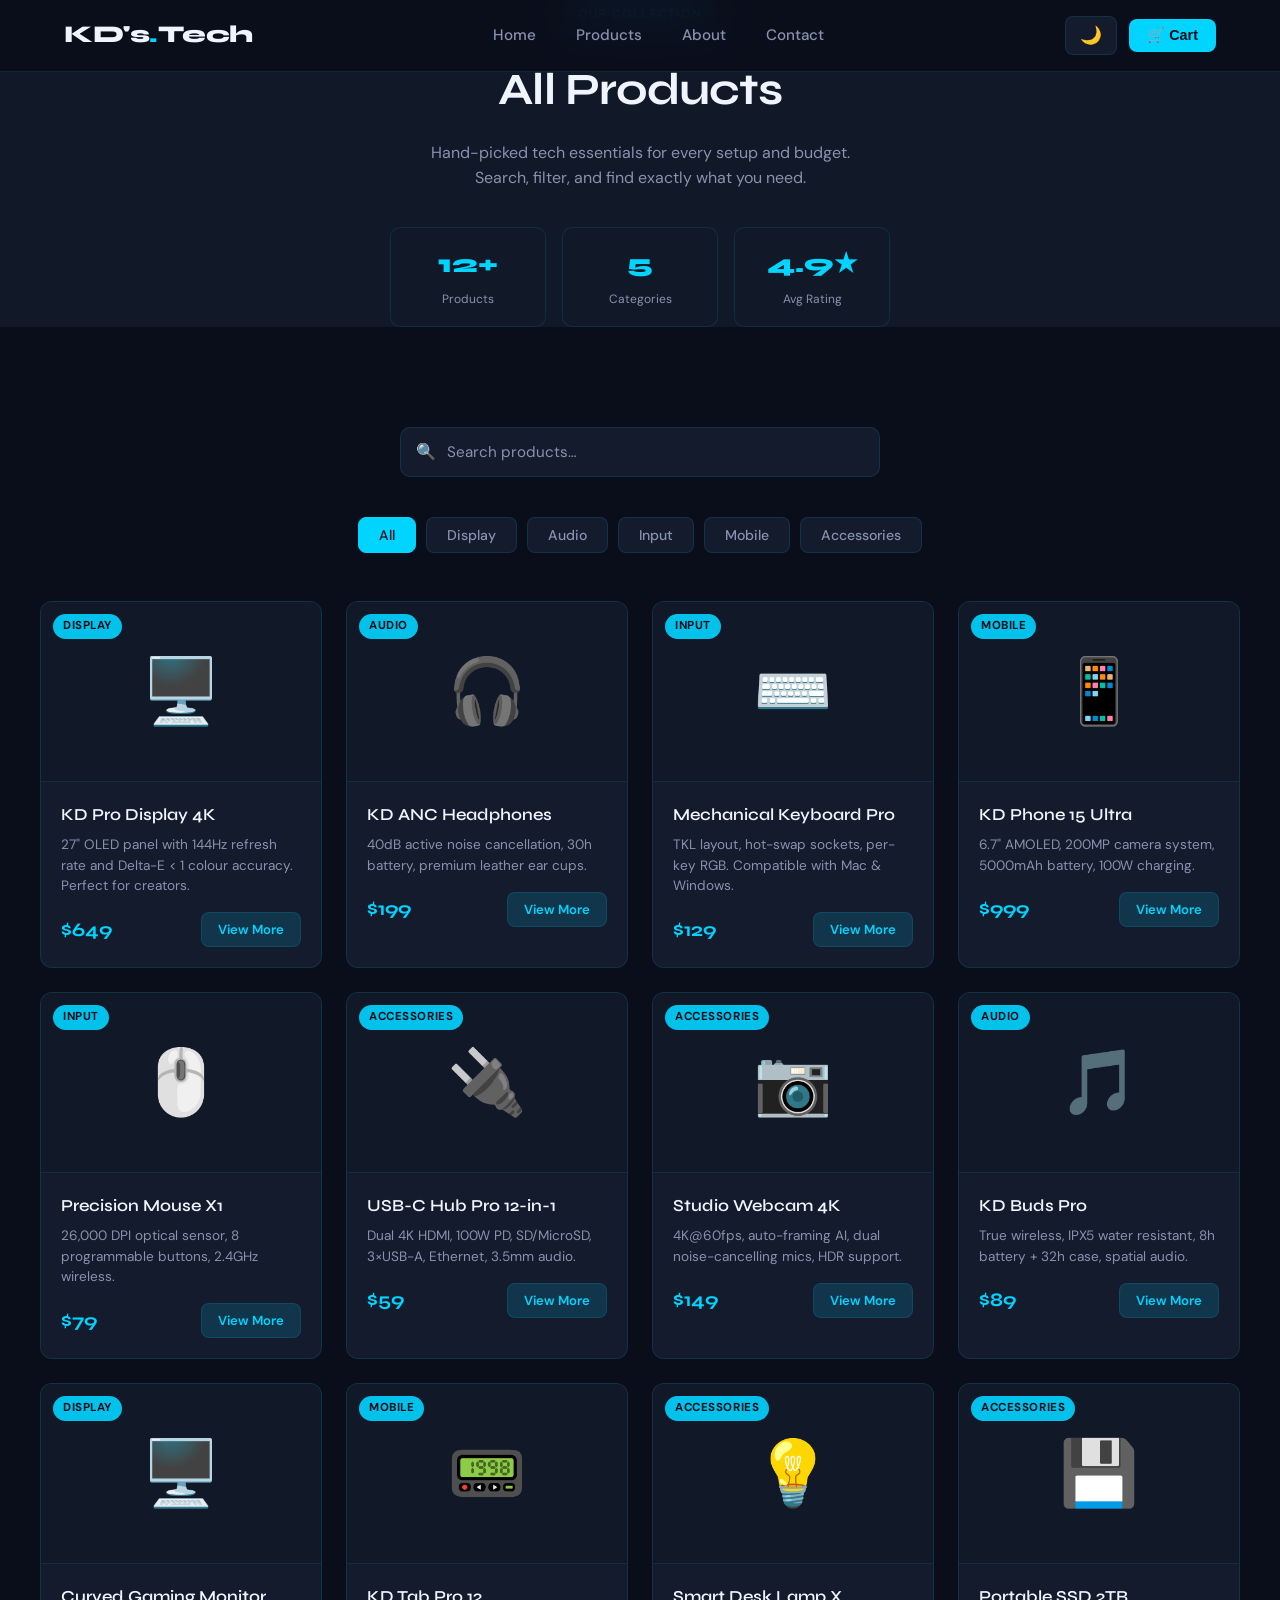
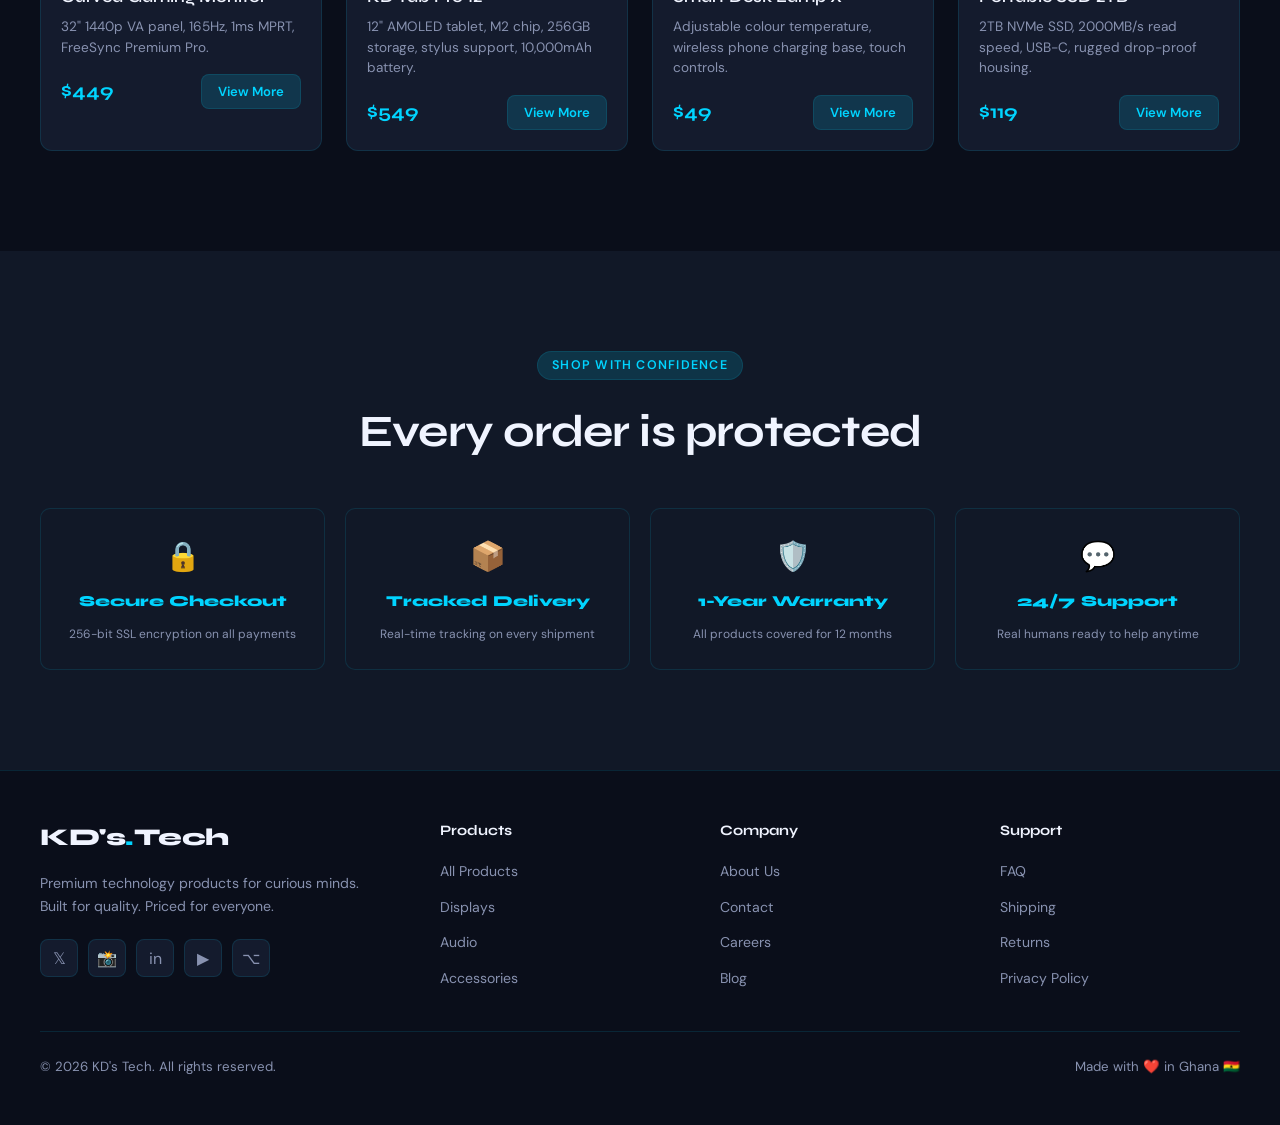
<file: products.html>
<!DOCTYPE html>
<!-- PRODUCTS PAGE — KD's Tech -->
<html lang="en">
<head>
  <meta charset="UTF-8" />
  <meta name="viewport" content="width=device-width, initial-scale=1.0" />
  <title>Products — KD's Tech</title>
  <link rel="preconnect" href="https://fonts.googleapis.com" />
  <link rel="preconnect" href="https://fonts.gstatic.com" crossorigin />
  <link href="https://fonts.googleapis.com/css2?family=Syne:wght@400;600;700;800&family=DM+Sans:ital,opsz,wght@0,9..40,300;0,9..40,400;0,9..40,500;1,9..40,300&display=swap" rel="stylesheet" />
  <link rel="stylesheet" href="style.css" />
</head>
<body>

  <!-- NAVIGATION -->
  <nav aria-label="Main navigation">
    <div class="nav-container">
      <a href="index.html" class="logo">KD's<span>.</span>Tech</a>
      <ul class="nav-links" id="navLinks" role="list">
        <li><a href="index.html">Home</a></li>
        <li><a href="products.html">Products</a></li>
        <li><a href="about.html">About</a></li>
        <li><a href="contact.html">Contact</a></li>
      </ul>
      <div class="nav-controls">
        <button class="theme-toggle" id="themeToggle" aria-label="Toggle dark/light mode" title="Toggle theme">🌙</button>
        <button class="cart-btn" id="cartBtn" aria-label="View cart">
          🛒 Cart
          <span class="cart-count" id="cartCount" aria-live="polite">0</span>
        </button>
        <button class="hamburger" id="hamburger" aria-label="Toggle mobile menu" aria-expanded="false">
          <span></span><span></span><span></span>
        </button>
      </div>
    </div>
  </nav>


  <!-- PAGE HERO BANNER -->
  <section class="page-hero" style="background: var(--bg-secondary); padding-top: calc(var(--nav-height) + 48px); padding-bottom: 48px; padding-left: 24px; padding-right: 24px;">
    <div class="section-container" style="text-align: center;">
      <span class="section-tag">Our Collection</span>
      <h1 class="section-title" style="margin-top: 8px;">All Products</h1>
      <p class="section-subtitle">
        Hand-picked tech essentials for every setup and budget.<br/>
        Search, filter, and find exactly what you need.
      </p>
      <!-- Quick stat strip -->
      <div class="stats-row" style="grid-template-columns: repeat(3,1fr); max-width: 500px; margin: 36px auto 0; gap: 16px;">
        <div class="stat-box">
          <span class="num">12+</span>
          <span class="lbl">Products</span>
        </div>
        <div class="stat-box">
          <span class="num">5</span>
          <span class="lbl">Categories</span>
        </div>
        <div class="stat-box">
          <span class="num">4.9★</span>
          <span class="lbl">Avg Rating</span>
        </div>
      </div>
    </div>
  </section>


  <!-- PRODUCTS GRID -->
  <section id="products" aria-label="Products" style="background: var(--bg-primary);">
    <div class="section-container">

      <!-- Search -->
      <div class="search-wrapper">
        <input
          type="search"
          id="searchInput"
          placeholder="Search products…"
          aria-label="Search products"
          autocomplete="off"
        />
      </div>

      <!-- Filter buttons -->
      <div class="filter-bar" role="group" aria-label="Filter by category">
        <button class="filter-btn active" data-filter="all">All</button>
        <button class="filter-btn" data-filter="display">Display</button>
        <button class="filter-btn" data-filter="audio">Audio</button>
        <button class="filter-btn" data-filter="input">Input</button>
        <button class="filter-btn" data-filter="mobile">Mobile</button>
        <button class="filter-btn" data-filter="accessories">Accessories</button>
      </div>

      <!-- Cards injected by script.js -->
      <div class="products-grid" id="productsGrid">
        <p class="no-results" id="noResults">
          No products match your search. Try a different keyword.
        </p>
      </div>

    </div>
  </section>


  <!-- PRODUCT DETAIL MODAL -->
  <div class="modal-overlay" id="modalOverlay" role="dialog" aria-modal="true" aria-labelledby="modalName">
    <div class="modal">
      <button class="modal-close" id="modalClose" aria-label="Close modal">✕</button>
      <span class="modal-icon"  id="modalIcon"></span>
      <div class="modal-name"   id="modalName"></div>
      <div class="modal-price"  id="modalPrice"></div>
      <p   class="modal-desc"   id="modalDesc"></p>
      <button class="modal-add-btn" id="modalAddBtn">Add to Cart 🛒</button>
    </div>
  </div>


  <!-- SHOPPING ASSURANCE STRIP -->
  <section aria-label="Assurances" style="background: var(--bg-secondary);">
    <div class="section-container">
      <div class="section-header" style="margin-bottom: 40px;">
        <span class="section-tag">Shop With Confidence</span>
        <h2 class="section-title">Every order is protected</h2>
      </div>
      <div class="stats-row" style="grid-template-columns: repeat(4, 1fr); gap: 20px; margin-top: 0;">
        <div class="stat-box" style="padding: 24px 16px;">
          <span style="font-size: 1.8rem; display: block; margin-bottom: 10px;">🔒</span>
          <span class="num" style="font-size: 0.95rem; display: block; margin-bottom: 6px;">Secure Checkout</span>
          <span class="lbl">256-bit SSL encryption on all payments</span>
        </div>
        <div class="stat-box" style="padding: 24px 16px;">
          <span style="font-size: 1.8rem; display: block; margin-bottom: 10px;">📦</span>
          <span class="num" style="font-size: 0.95rem; display: block; margin-bottom: 6px;">Tracked Delivery</span>
          <span class="lbl">Real-time tracking on every shipment</span>
        </div>
        <div class="stat-box" style="padding: 24px 16px;">
          <span style="font-size: 1.8rem; display: block; margin-bottom: 10px;">🛡️</span>
          <span class="num" style="font-size: 0.95rem; display: block; margin-bottom: 6px;">1-Year Warranty</span>
          <span class="lbl">All products covered for 12 months</span>
        </div>
        <div class="stat-box" style="padding: 24px 16px;">
          <span style="font-size: 1.8rem; display: block; margin-bottom: 10px;">💬</span>
          <span class="num" style="font-size: 0.95rem; display: block; margin-bottom: 6px;">24/7 Support</span>
          <span class="lbl">Real humans ready to help anytime</span>
        </div>
      </div>
    </div>
  </section>


  <!-- FOOTER -->
  <footer>
    <div class="footer-container">
      <div class="footer-top">
        <div class="footer-brand">
          <a href="index.html" class="logo">KD's<span>.</span>Tech</a>
          <p>Premium technology products for curious minds.<br/>Built for quality. Priced for everyone.</p>
          <div class="social-links" aria-label="Social media links">
            <a href="#" class="social-link" aria-label="Twitter / X">𝕏</a>
            <a href="#" class="social-link" aria-label="Instagram">📸</a>
            <a href="#" class="social-link" aria-label="LinkedIn">in</a>
            <a href="#" class="social-link" aria-label="YouTube">▶</a>
            <a href="#" class="social-link" aria-label="GitHub">⌥</a>
          </div>
        </div>
        <div class="footer-col">
          <h4>Products</h4>
          <ul>
            <li><a href="products.html">All Products</a></li>
            <li><a href="products.html">Displays</a></li>
            <li><a href="products.html">Audio</a></li>
            <li><a href="products.html">Accessories</a></li>
          </ul>
        </div>
        <div class="footer-col">
          <h4>Company</h4>
          <ul>
            <li><a href="about.html">About Us</a></li>
            <li><a href="contact.html">Contact</a></li>
            <li><a href="#">Careers</a></li>
            <li><a href="#">Blog</a></li>
          </ul>
        </div>
        <div class="footer-col">
          <h4>Support</h4>
          <ul>
            <li><a href="#">FAQ</a></li>
            <li><a href="#">Shipping</a></li>
            <li><a href="#">Returns</a></li>
            <li><a href="#">Privacy Policy</a></li>
          </ul>
        </div>
      </div>
      <div class="footer-bottom">
        <span>© 2026 KD's Tech. All rights reserved.</span>
        <span>Made with ❤️ in Ghana 🇬🇭</span>
      </div>
    </div>
  </footer>

  <div class="toast" id="toast" role="status" aria-live="polite">
    <span class="toast-icon">✅</span>
    <div>
      <strong>Added to cart!</strong><br/>
      <span style="font-size:0.82rem;color:var(--text-secondary)">Item successfully added to your cart.</span>
    </div>
  </div>

  <script src="script.js"></script>
</body>
</html>
</file>
<file: style.css>
/*
   CSS CUSTOM PROPERTIES (variables)
   Define colours & values once, reuse everywhere.
   Dark-mode swaps these variables — no other changes needed.
*/
:root {
  --bg-primary:    #0a0e1a;
  --bg-secondary:  #111827;
  --bg-card:       #141b2d;
  --accent:        #00d4ff;
  --accent-glow:   rgba(0, 212, 255, 0.15);
  --accent-dark:   #0099bb;
  --text-primary:  #f0f4ff;
  --text-secondary:#8892b0;
  --border:        rgba(0, 212, 255, 0.12);
  --shadow:        0 8px 32px rgba(0, 0, 0, 0.4);
  --nav-height:    72px;
  --radius:        12px;
  --transition:    0.3s ease;
}

/* Light mode variable overrides (applied via .light-mode on <body>) */
body.light-mode {
  --bg-primary:    #f0f4ff;
  --bg-secondary:  #e2e8f8;
  --bg-card:       #ffffff;
  --accent:        #0077aa;
  --accent-glow:   rgba(0, 119, 170, 0.12);
  --accent-dark:   #005580;
  --text-primary:  #0d1b2a;
  --text-secondary:#4a5568;
  --border:        rgba(0, 119, 170, 0.15);
  --shadow:        0 8px 32px rgba(0, 0, 0, 0.1);
}

/* 
   RESET & BASE STYLES
────────────────────────────────────────────── */
*, *::before, *::after {
  margin: 0;
  padding: 0;
  box-sizing: border-box;
}

html { scroll-behavior: smooth; }

body {
  font-family: 'DM Sans', sans-serif;
  background-color: var(--bg-primary);
  color: var(--text-primary);
  line-height: 1.6;
  overflow-x: hidden;
  transition: background-color var(--transition), color var(--transition);
}

.sr-only {
  position: absolute;
  width: 1px; height: 1px;
  padding: 0; margin: -1px;
  overflow: hidden;
  clip: rect(0,0,0,0);
  white-space: nowrap;
  border: 0;
}

/* ══════════════════════════════════════════════════════
   1. NAVIGATION BAR
   ══════════════════════════════════════════════════════ */
nav {
  position: fixed;
  top: 0; left: 0; right: 0;
  height: var(--nav-height);
  z-index: 1000;
  background: rgba(10, 14, 26, 0.85);
  backdrop-filter: blur(20px);
  -webkit-backdrop-filter: blur(20px);
  border-bottom: 1px solid var(--border);
  transition: background var(--transition);
}

body.light-mode nav { background: rgba(240, 244, 255, 0.88); }

.nav-container {
  max-width: 1200px;
  margin: 0 auto;
  padding: 0 24px;
  height: 100%;
  display: flex;
  align-items: center;
  justify-content: space-between;
}

.logo {
  font-family: 'Syne', sans-serif;
  font-size: 1.5rem;
  font-weight: 800;
  color: var(--text-primary);
  text-decoration: none;
  letter-spacing: -0.02em;
}

.logo span { color: var(--accent); }

.nav-links {
  display: flex;
  align-items: center;
  gap: 8px;
  list-style: none;
}

.nav-links a {
  display: block;
  padding: 8px 16px;
  color: var(--text-secondary);
  text-decoration: none;
  font-size: 0.95rem;
  font-weight: 500;
  border-radius: 8px;
  transition: color var(--transition), background var(--transition);
}

.nav-links a:hover {
  color: var(--accent);
  background: var(--accent-glow);
}

.nav-controls {
  display: flex;
  align-items: center;
  gap: 12px;
}

.theme-toggle {
  background: var(--bg-card);
  border: 1px solid var(--border);
  color: var(--text-primary);
  padding: 8px 14px;
  border-radius: 8px;
  cursor: pointer;
  font-size: 1.1rem;
  transition: border-color var(--transition), transform 0.15s;
}

.theme-toggle:hover {
  border-color: var(--accent);
  transform: scale(1.05);
}

.cart-btn {
  position: relative;
  background: var(--accent);
  color: var(--bg-primary);
  border: none;
  padding: 8px 18px;
  border-radius: 8px;
  cursor: pointer;
  font-weight: 600;
  font-size: 0.9rem;
  transition: background var(--transition), transform 0.15s;
}

.cart-btn:hover { transform: scale(1.05); }

.cart-count {
  position: absolute;
  top: -8px; right: -8px;
  background: #ff4757;
  color: white;
  font-size: 0.7rem;
  font-weight: 700;
  width: 20px; height: 20px;
  border-radius: 50%;
  display: flex;
  align-items: center;
  justify-content: center;
  opacity: 0;
  transform: scale(0);
  transition: opacity 0.2s, transform 0.2s;
}

.cart-count.visible {
  opacity: 1;
  transform: scale(1);
}

.hamburger {
  display: none;
  flex-direction: column;
  gap: 5px;
  background: none;
  border: none;
  cursor: pointer;
  padding: 6px;
}

.hamburger span {
  display: block;
  width: 24px;
  height: 2px;
  background: var(--text-primary);
  border-radius: 2px;
  transition: transform var(--transition), opacity var(--transition);
}

.hamburger.open span:nth-child(1) { transform: translateY(7px) rotate(45deg); }
.hamburger.open span:nth-child(2) { opacity: 0; }
.hamburger.open span:nth-child(3) { transform: translateY(-7px) rotate(-45deg); }

/*
   2. HERO SECTION
*/
#home {
  min-height: 100vh;
  display: flex;
  align-items: center;
  padding-top: var(--nav-height);
  position: relative;
  overflow: hidden;
}

#home::before,
#home::after {
  content: '';
  position: absolute;
  border-radius: 50%;
  pointer-events: none;
}

#home::before {
  width: 600px; height: 600px;
  background: radial-gradient(circle, rgba(0,212,255,0.07), transparent 70%);
  top: -100px; right: -100px;
}

#home::after {
  width: 400px; height: 400px;
  background: radial-gradient(circle, rgba(0,212,255,0.05), transparent 70%);
  bottom: 0; left: -80px;
}

.hero-container {
  max-width: 1200px;
  margin: 0 auto;
  padding: 80px 24px;
  display: grid;
  grid-template-columns: 1fr 1fr;
  align-items: center;
  gap: 60px;
}

.hero-badge {
  display: inline-flex;
  align-items: center;
  gap: 8px;
  background: var(--accent-glow);
  border: 1px solid var(--border);
  color: var(--accent);
  padding: 6px 14px;
  border-radius: 100px;
  font-size: 0.82rem;
  font-weight: 500;
  margin-bottom: 24px;
  letter-spacing: 0.03em;
}

.hero-badge::before {
  content: '';
  width: 6px; height: 6px;
  background: var(--accent);
  border-radius: 50%;
  animation: pulse 1.8s ease infinite;
}

@keyframes pulse {
  0%, 100% { opacity: 1; transform: scale(1); }
  50%       { opacity: 0.4; transform: scale(0.7); }
}

.hero-title {
  font-family: 'Syne', sans-serif;
  font-size: clamp(2.4rem, 5vw, 4rem);
  font-weight: 800;
  line-height: 1.1;
  letter-spacing: -0.03em;
  margin-bottom: 20px;
}

.hero-title .accent { color: var(--accent); }

.hero-description {
  font-size: 1.1rem;
  color: var(--text-secondary);
  max-width: 480px;
  margin-bottom: 36px;
  font-weight: 300;
}

.hero-buttons {
  display: flex;
  gap: 14px;
  flex-wrap: wrap;
}

.btn-primary {
  background: var(--accent);
  color: var(--bg-primary);
  border: none;
  padding: 14px 30px;
  border-radius: 10px;
  font-size: 0.95rem;
  font-weight: 600;
  cursor: pointer;
  text-decoration: none;
  display: inline-flex;
  align-items: center;
  gap: 8px;
  transition: transform 0.2s, box-shadow 0.2s;
  box-shadow: 0 4px 20px rgba(0, 212, 255, 0.25);
}

.btn-primary:hover {
  transform: translateY(-2px);
  box-shadow: 0 8px 30px rgba(0, 212, 255, 0.4);
}

.btn-secondary {
  background: transparent;
  color: var(--text-primary);
  border: 1px solid var(--border);
  padding: 14px 30px;
  border-radius: 10px;
  font-size: 0.95rem;
  font-weight: 500;
  cursor: pointer;
  text-decoration: none;
  display: inline-flex;
  align-items: center;
  gap: 8px;
  transition: border-color var(--transition), color var(--transition), transform 0.2s;
}

.btn-secondary:hover {
  border-color: var(--accent);
  color: var(--accent);
  transform: translateY(-2px);
}

.hero-visual {
  position: relative;
  display: flex;
  align-items: center;
  justify-content: center;
}

.hero-mockup {
  width: 100%;
  max-width: 480px;
  background: var(--bg-card);
  border: 1px solid var(--border);
  border-radius: 24px;
  padding: 30px;
  box-shadow: var(--shadow), 0 0 60px rgba(0,212,255,0.06);
  position: relative;
}

.hero-stat {
  position: absolute;
  background: var(--bg-secondary);
  border: 1px solid var(--border);
  border-radius: 12px;
  padding: 12px 16px;
  font-size: 0.8rem;
  color: var(--text-secondary);
  box-shadow: var(--shadow);
}

.hero-stat .stat-number {
  display: block;
  font-family: 'Syne', sans-serif;
  font-size: 1.3rem;
  font-weight: 700;
  color: var(--accent);
}

.hero-stat:nth-child(1) { top: -20px; left: -20px; }
.hero-stat:nth-child(2) { bottom: -20px; right: -20px; }

.mockup-icon {
  font-size: 6rem;
  text-align: center;
  display: block;
  margin-bottom: 16px;
  animation: float 3s ease-in-out infinite;
}

@keyframes float {
  0%, 100% { transform: translateY(0); }
  50%       { transform: translateY(-10px); }
}

.mockup-label {
  text-align: center;
  font-family: 'Syne', sans-serif;
  font-size: 1.2rem;
  font-weight: 700;
  color: var(--text-primary);
}

.mockup-sublabel {
  text-align: center;
  font-size: 0.85rem;
  color: var(--text-secondary);
  margin-top: 6px;
}

/*
   3. SECTION SHARED STYLES
*/
section { padding: 100px 24px; }

.section-container {
  max-width: 1200px;
  margin: 0 auto;
}

.section-header {
  text-align: center;
  margin-bottom: 60px;
}

.section-tag {
  display: inline-block;
  background: var(--accent-glow);
  color: var(--accent);
  font-size: 0.78rem;
  font-weight: 600;
  letter-spacing: 0.1em;
  text-transform: uppercase;
  padding: 4px 14px;
  border-radius: 100px;
  border: 1px solid var(--border);
  margin-bottom: 16px;
}

.section-title {
  font-family: 'Syne', sans-serif;
  font-size: clamp(1.8rem, 3.5vw, 2.8rem);
  font-weight: 700;
  letter-spacing: -0.02em;
  margin-bottom: 14px;
}

.section-subtitle {
  font-size: 1rem;
  color: var(--text-secondary);
  max-width: 540px;
  margin: 0 auto;
}

/* ══════════════════════════════════════════════════════
   4. PRODUCTS SECTION
   ══════════════════════════════════════════════════════ */
#products { }

.search-wrapper {
  max-width: 480px;
  margin: 0 auto 40px;
  position: relative;
}

.search-wrapper::before {
  content: '🔍';
  position: absolute;
  left: 16px;
  top: 50%;
  transform: translateY(-50%);
  font-size: 1rem;
  pointer-events: none;
}

#searchInput {
  width: 100%;
  padding: 14px 16px 14px 46px;
  background: var(--bg-card);
  border: 1px solid var(--border);
  border-radius: 10px;
  color: var(--text-primary);
  font-family: 'DM Sans', sans-serif;
  font-size: 0.95rem;
  outline: none;
  transition: border-color var(--transition);
}

#searchInput:focus { border-color: var(--accent); }
#searchInput::placeholder { color: var(--text-secondary); }

.filter-bar {
  display: flex;
  gap: 10px;
  justify-content: center;
  flex-wrap: wrap;
  margin-bottom: 48px;
}

.filter-btn {
  padding: 8px 20px;
  background: var(--bg-card);
  border: 1px solid var(--border);
  color: var(--text-secondary);
  border-radius: 8px;
  cursor: pointer;
  font-size: 0.88rem;
  font-family: 'DM Sans', sans-serif;
  font-weight: 500;
  transition: all var(--transition);
}

.filter-btn:hover, .filter-btn.active {
  background: var(--accent);
  border-color: var(--accent);
  color: var(--bg-primary);
}

.products-grid {
  display: grid;
  grid-template-columns: repeat(auto-fill, minmax(280px, 1fr));
  gap: 24px;
}

.product-card {
  background: var(--bg-card);
  border: 1px solid var(--border);
  border-radius: var(--radius);
  overflow: hidden;
  transition: transform var(--transition), box-shadow var(--transition), border-color var(--transition);
  position: relative;
  cursor: pointer;
}

.product-card:hover {
  transform: translateY(-6px);
  box-shadow: 0 20px 40px rgba(0,0,0,0.3), 0 0 0 1px var(--accent);
  border-color: var(--accent);
}

.card-category {
  position: absolute;
  top: 12px; left: 12px;
  background: rgba(0,212,255,0.9);
  color: #0a0e1a;
  font-size: 0.72rem;
  font-weight: 700;
  padding: 3px 10px;
  border-radius: 100px;
  letter-spacing: 0.05em;
  text-transform: uppercase;
}

.card-image {
  width: 100%;
  height: 180px;
  background: var(--bg-secondary);
  display: flex;
  align-items: center;
  justify-content: center;
  font-size: 4rem;
  border-bottom: 1px solid var(--border);
}

.card-body { padding: 20px; }

.card-name {
  font-family: 'Syne', sans-serif;
  font-size: 1.05rem;
  font-weight: 600;
  margin-bottom: 6px;
}

.card-description {
  font-size: 0.85rem;
  color: var(--text-secondary);
  margin-bottom: 16px;
  line-height: 1.5;
}

.card-footer {
  display: flex;
  align-items: center;
  justify-content: space-between;
}

.card-price {
  font-family: 'Syne', sans-serif;
  font-size: 1.2rem;
  font-weight: 700;
  color: var(--accent);
}

.card-btn {
  background: var(--accent-glow);
  color: var(--accent);
  border: 1px solid var(--border);
  padding: 8px 16px;
  border-radius: 8px;
  cursor: pointer;
  font-size: 0.82rem;
  font-weight: 600;
  font-family: 'DM Sans', sans-serif;
  transition: background var(--transition), color var(--transition), transform 0.15s;
}

.card-btn:hover {
  background: var(--accent);
  color: var(--bg-primary);
  transform: scale(1.05);
}

.no-results {
  text-align: center;
  color: var(--text-secondary);
  padding: 60px 0;
  font-size: 1rem;
  grid-column: 1 / -1;
  display: none;
}

/* ══════════════════════════════════════════════════════
   5. PRODUCT DETAIL MODAL
   ══════════════════════════════════════════════════════ */
.modal-overlay {
  position: fixed;
  inset: 0;
  background: rgba(0,0,0,0.7);
  backdrop-filter: blur(6px);
  z-index: 2000;
  display: flex;
  align-items: center;
  justify-content: center;
  padding: 24px;
  opacity: 0;
  pointer-events: none;
  transition: opacity var(--transition);
}

.modal-overlay.active {
  opacity: 1;
  pointer-events: all;
}

.modal {
  background: var(--bg-card);
  border: 1px solid var(--border);
  border-radius: 20px;
  padding: 36px;
  max-width: 520px;
  width: 100%;
  position: relative;
  transform: scale(0.9) translateY(20px);
  transition: transform var(--transition);
}

.modal-overlay.active .modal { transform: scale(1) translateY(0); }

.modal-close {
  position: absolute;
  top: 16px; right: 16px;
  background: var(--bg-secondary);
  border: 1px solid var(--border);
  color: var(--text-secondary);
  width: 36px; height: 36px;
  border-radius: 50%;
  cursor: pointer;
  font-size: 1.1rem;
  display: flex;
  align-items: center;
  justify-content: center;
  transition: color var(--transition), border-color var(--transition);
}

.modal-close:hover { color: var(--accent); border-color: var(--accent); }

.modal-icon { font-size: 4rem; margin-bottom: 16px; display: block; }

.modal-name {
  font-family: 'Syne', sans-serif;
  font-size: 1.5rem;
  font-weight: 700;
  margin-bottom: 8px;
}

.modal-price {
  font-size: 1.8rem;
  font-weight: 800;
  color: var(--accent);
  font-family: 'Syne', sans-serif;
  margin-bottom: 14px;
}

.modal-desc {
  color: var(--text-secondary);
  margin-bottom: 24px;
  line-height: 1.7;
}

.modal-add-btn {
  width: 100%;
  padding: 14px;
  background: var(--accent);
  color: var(--bg-primary);
  border: none;
  border-radius: 10px;
  font-size: 1rem;
  font-weight: 700;
  cursor: pointer;
  font-family: 'DM Sans', sans-serif;
  transition: transform 0.2s, box-shadow 0.2s;
}

.modal-add-btn:hover {
  transform: translateY(-2px);
  box-shadow: 0 8px 24px rgba(0,212,255,0.3);
}

/* ══════════════════════════════════════════════════════
   6. ABOUT SECTION
   ══════════════════════════════════════════════════════ */
#about { }

.about-grid {
  display: grid;
  grid-template-columns: 1fr 1fr;
  gap: 60px;
  align-items: center;
}

.about-visual {
  background: var(--bg-card);
  border: 1px solid var(--border);
  border-radius: 20px;
  padding: 40px;
  text-align: center;
}

.about-icon {
  font-size: 5rem;
  margin-bottom: 20px;
  display: block;
}

.stats-row {
  display: grid;
  grid-template-columns: repeat(3, 1fr);
  gap: 16px;
  margin-top: 28px;
}

.stat-box {
  background: var(--bg-secondary);
  border: 1px solid var(--border);
  border-radius: 10px;
  padding: 16px 8px;
  text-align: center;
}

.stat-box .num {
  font-family: 'Syne', sans-serif;
  font-size: 1.6rem;
  font-weight: 800;
  color: var(--accent);
  display: block;
}

.stat-box .lbl {
  font-size: 0.75rem;
  color: var(--text-secondary);
  margin-top: 2px;
}

.about-content .section-tag { text-align: left; }
.about-content .section-title { text-align: left; margin-bottom: 16px; }

.about-text {
  color: var(--text-secondary);
  margin-bottom: 20px;
  line-height: 1.8;
}

.features-list {
  list-style: none;
  display: flex;
  flex-direction: column;
  gap: 12px;
}

.features-list li {
  display: flex;
  align-items: flex-start;
  gap: 12px;
  font-size: 0.95rem;
}

.feat-icon {
  width: 28px; height: 28px;
  background: var(--accent-glow);
  border: 1px solid var(--border);
  border-radius: 6px;
  display: flex;
  align-items: center;
  justify-content: center;
  font-size: 0.85rem;
  flex-shrink: 0;
  margin-top: 1px;
}

/* ══════════════════════════════════════════════════════
   7. CONTACT SECTION
   ══════════════════════════════════════════════════════ */
#contact { }

.contact-grid {
  display: grid;
  grid-template-columns: 1fr 1.4fr;
  gap: 60px;
  align-items: start;
}

.contact-info { padding-top: 8px; }
.contact-info .section-title { text-align: left; }
.contact-info .section-tag   { text-align: left; }

.contact-desc {
  color: var(--text-secondary);
  margin: 16px 0 32px;
  line-height: 1.7;
}

.contact-details {
  display: flex;
  flex-direction: column;
  gap: 16px;
}

.contact-item {
  display: flex;
  align-items: center;
  gap: 14px;
  font-size: 0.9rem;
}

.contact-item-icon {
  width: 40px; height: 40px;
  background: var(--accent-glow);
  border: 1px solid var(--border);
  border-radius: 10px;
  display: flex;
  align-items: center;
  justify-content: center;
  font-size: 1rem;
  flex-shrink: 0;
}

.contact-form-card {
  background: var(--bg-card);
  border: 1px solid var(--border);
  border-radius: 20px;
  padding: 36px;
}

.form-group { margin-bottom: 20px; }

.form-group label {
  display: block;
  font-size: 0.85rem;
  font-weight: 500;
  color: var(--text-secondary);
  margin-bottom: 8px;
}

.form-control {
  width: 100%;
  padding: 12px 16px;
  background: var(--bg-secondary);
  border: 1px solid var(--border);
  border-radius: 10px;
  color: var(--text-primary);
  font-family: 'DM Sans', sans-serif;
  font-size: 0.95rem;
  outline: none;
  transition: border-color var(--transition);
}

.form-control:focus { border-color: var(--accent); }
.form-control::placeholder { color: var(--text-secondary); }
.form-control.error { border-color: #ff4757; }

textarea.form-control {
  resize: vertical;
  min-height: 120px;
}

.error-msg {
  color: #ff4757;
  font-size: 0.78rem;
  margin-top: 6px;
  display: none;
}

.error-msg.show { display: block; }

.toast {
  position: fixed;
  bottom: 30px;
  right: 30px;
  background: var(--bg-card);
  border: 1px solid var(--accent);
  border-radius: 12px;
  padding: 16px 24px;
  color: var(--text-primary);
  box-shadow: var(--shadow);
  z-index: 9999;
  display: flex;
  align-items: center;
  gap: 12px;
  font-size: 0.9rem;
  transform: translateX(120%);
  transition: transform 0.4s cubic-bezier(0.34, 1.56, 0.64, 1);
}

.toast.show { transform: translateX(0); }
.toast-icon { font-size: 1.4rem; }

/* ══════════════════════════════════════════════════════
   8. FOOTER
   ══════════════════════════════════════════════════════ */
footer {
  background: var(--bg-primary);
  border-top: 1px solid var(--border);
  padding: 48px 24px;
}

.footer-container {
  max-width: 1200px;
  margin: 0 auto;
}

.footer-top {
  display: grid;
  grid-template-columns: 1.5fr 1fr 1fr 1fr;
  gap: 40px;
  margin-bottom: 40px;
}

.footer-brand .logo {
  display: inline-block;
  margin-bottom: 14px;
}

.footer-brand p {
  font-size: 0.88rem;
  color: var(--text-secondary);
  line-height: 1.7;
  margin-bottom: 20px;
}

.social-links { display: flex; gap: 10px; }

.social-link {
  width: 38px; height: 38px;
  background: var(--bg-card);
  border: 1px solid var(--border);
  border-radius: 8px;
  display: flex;
  align-items: center;
  justify-content: center;
  color: var(--text-secondary);
  text-decoration: none;
  font-size: 1rem;
  transition: border-color var(--transition), color var(--transition), transform 0.2s;
}

.social-link:hover {
  border-color: var(--accent);
  color: var(--accent);
  transform: translateY(-3px);
}

.footer-col h4 {
  font-family: 'Syne', sans-serif;
  font-size: 0.9rem;
  font-weight: 700;
  margin-bottom: 16px;
  color: var(--text-primary);
}

.footer-col ul {
  list-style: none;
  display: flex;
  flex-direction: column;
  gap: 10px;
}

.footer-col ul li a {
  color: var(--text-secondary);
  text-decoration: none;
  font-size: 0.88rem;
  transition: color var(--transition);
}

.footer-col ul li a:hover { color: var(--accent); }

.footer-bottom {
  border-top: 1px solid var(--border);
  padding-top: 24px;
  display: flex;
  align-items: center;
  justify-content: space-between;
  flex-wrap: wrap;
  gap: 12px;
  font-size: 0.83rem;
  color: var(--text-secondary);
}

/* ══════════════════════════════════════════════════════
   9. RESPONSIVE — MOBILE STYLES
   ══════════════════════════════════════════════════════ */
@media (max-width: 768px) {
  .hamburger { display: flex; }

  .nav-links {
    display: none;
    position: absolute;
    top: var(--nav-height);
    left: 0; right: 0;
    background: var(--bg-secondary);
    border-bottom: 1px solid var(--border);
    flex-direction: column;
    padding: 16px 24px;
    gap: 4px;
  }

  .nav-links.open { display: flex; }

  .hero-container {
    grid-template-columns: 1fr;
    text-align: center;
    padding: 60px 24px;
  }

  .hero-description { max-width: 100%; }
  .hero-buttons { justify-content: center; }
  .hero-visual { display: none; }

  .about-grid { grid-template-columns: 1fr; gap: 32px; }
  .contact-grid { grid-template-columns: 1fr; gap: 32px; }

  .footer-top { grid-template-columns: 1fr 1fr; }
  .footer-brand { grid-column: 1 / -1; }

  section { padding: 64px 24px; }
}

@media (max-width: 480px) {
  .footer-top { grid-template-columns: 1fr; }
  .stats-row { grid-template-columns: 1fr 1fr; }
}
/* ══════════════════════════════════════════════════════
   ADDITIONS — multi-page support
   ══════════════════════════════════════════════════════ */

/* .card-btn used as <a> tag on index.html — remove underline */
a.card-btn {
  text-decoration: none;
  display: inline-flex;
  align-items: center;
}


/* 3-column stats-row override — used on homepage Why section,
   testimonials, mission, team cards */
.stats-row.cols-3 {
  grid-template-columns: repeat(3, 1fr);
}

/* 4-column stats-row override — used on products assurance strip */
.stats-row.cols-4 {
  grid-template-columns: repeat(4, 1fr);
}

/* Team / testimonial cards use .about-visual but need left-align option */
.about-visual.left {
  text-align: left;
}

/* FAQ grid uses .about-grid but should not force centre-alignment */
.about-grid.top-align {
  align-items: start;
}

/* Responsive fixes for new 3-col and 4-col grids */
@media (max-width: 900px) {
  .stats-row[style*="repeat(4"] {
    grid-template-columns: repeat(2, 1fr) !important;
  }
  .stats-row[style*="repeat(3"] {
    grid-template-columns: repeat(2, 1fr) !important;
  }
}

@media (max-width: 768px) {
  .stats-row[style*="repeat(4"] {
    grid-template-columns: 1fr 1fr !important;
  }
  .stats-row[style*="repeat(3"] {
    grid-template-columns: 1fr !important;
  }
  /* About-grid used for FAQ two-column layout */
  .about-grid[style*="gap: 24px"] {
    grid-template-columns: 1fr !important;
  }
}

/* Page hero banner — used on about, products, contact pages.
   Overrides the global section padding so the inline padding values take effect. */
.page-hero {
  padding: 0 !important;
}
</file>
